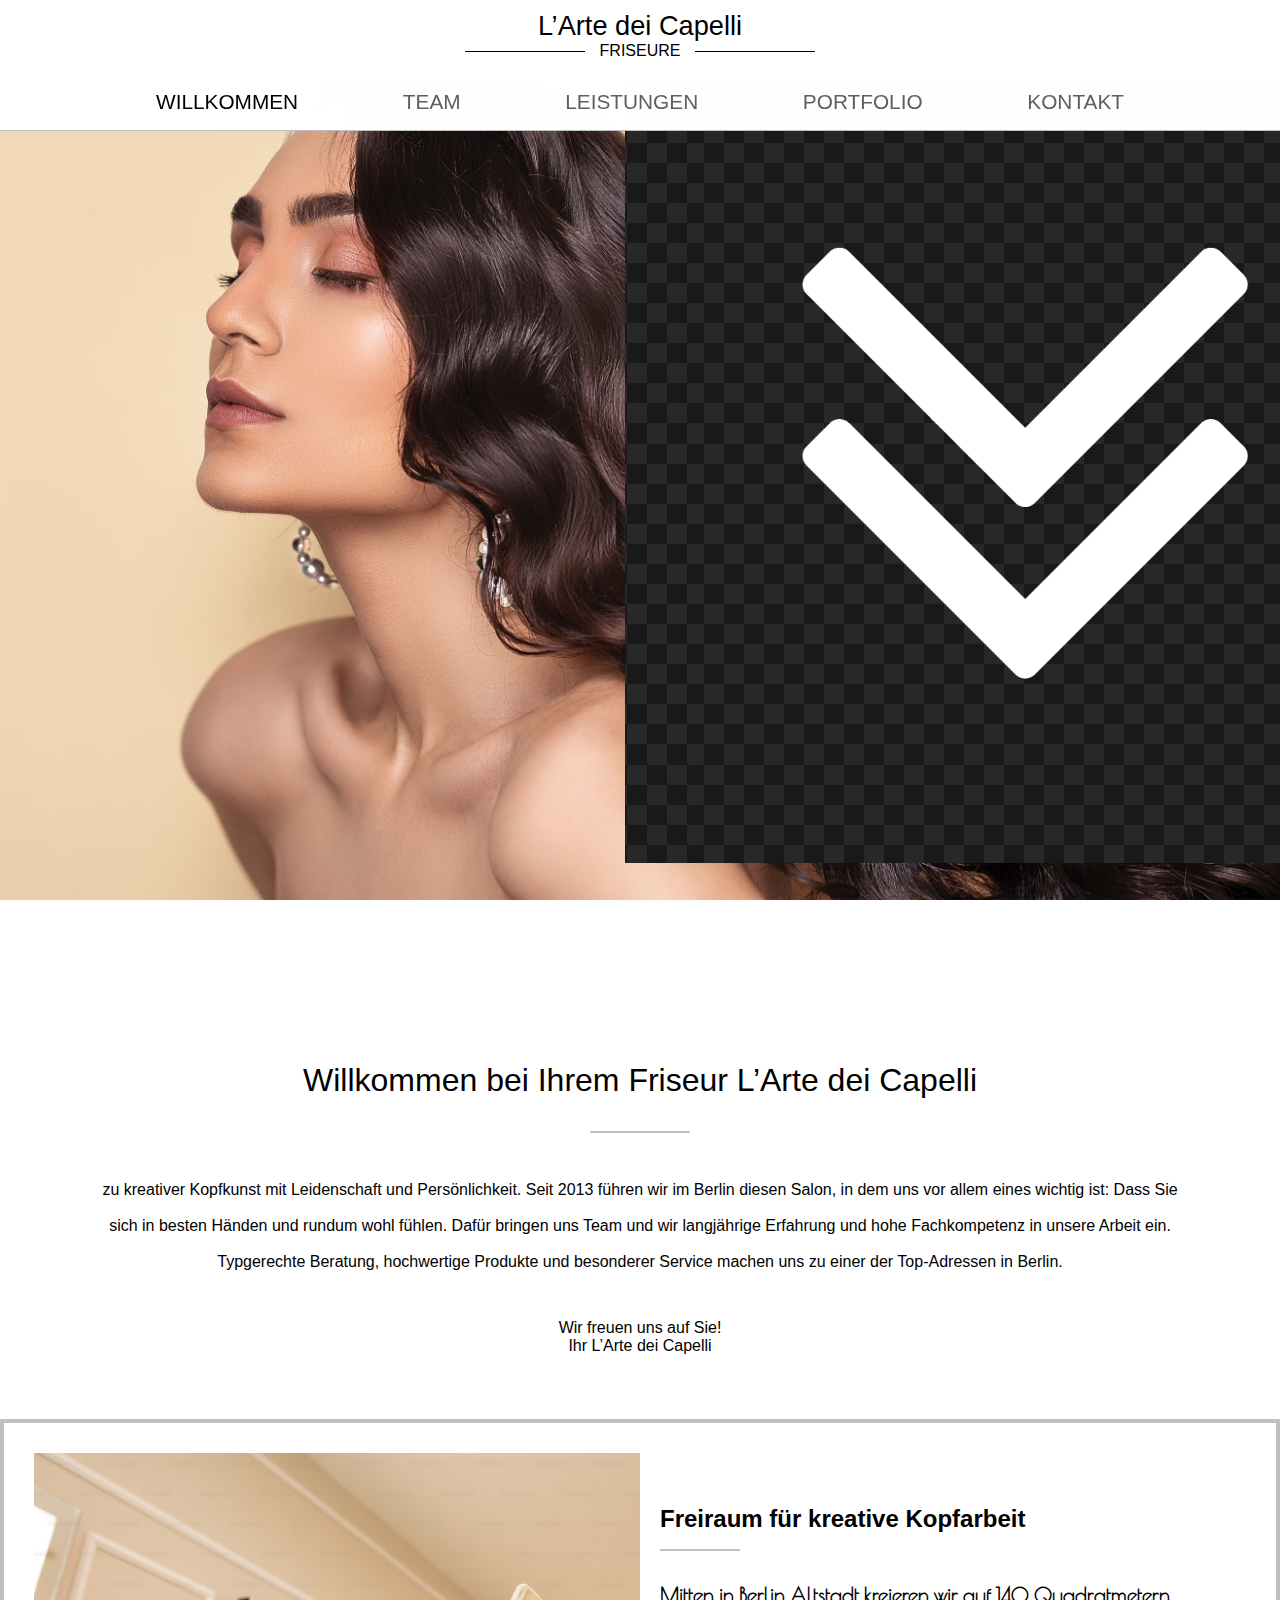
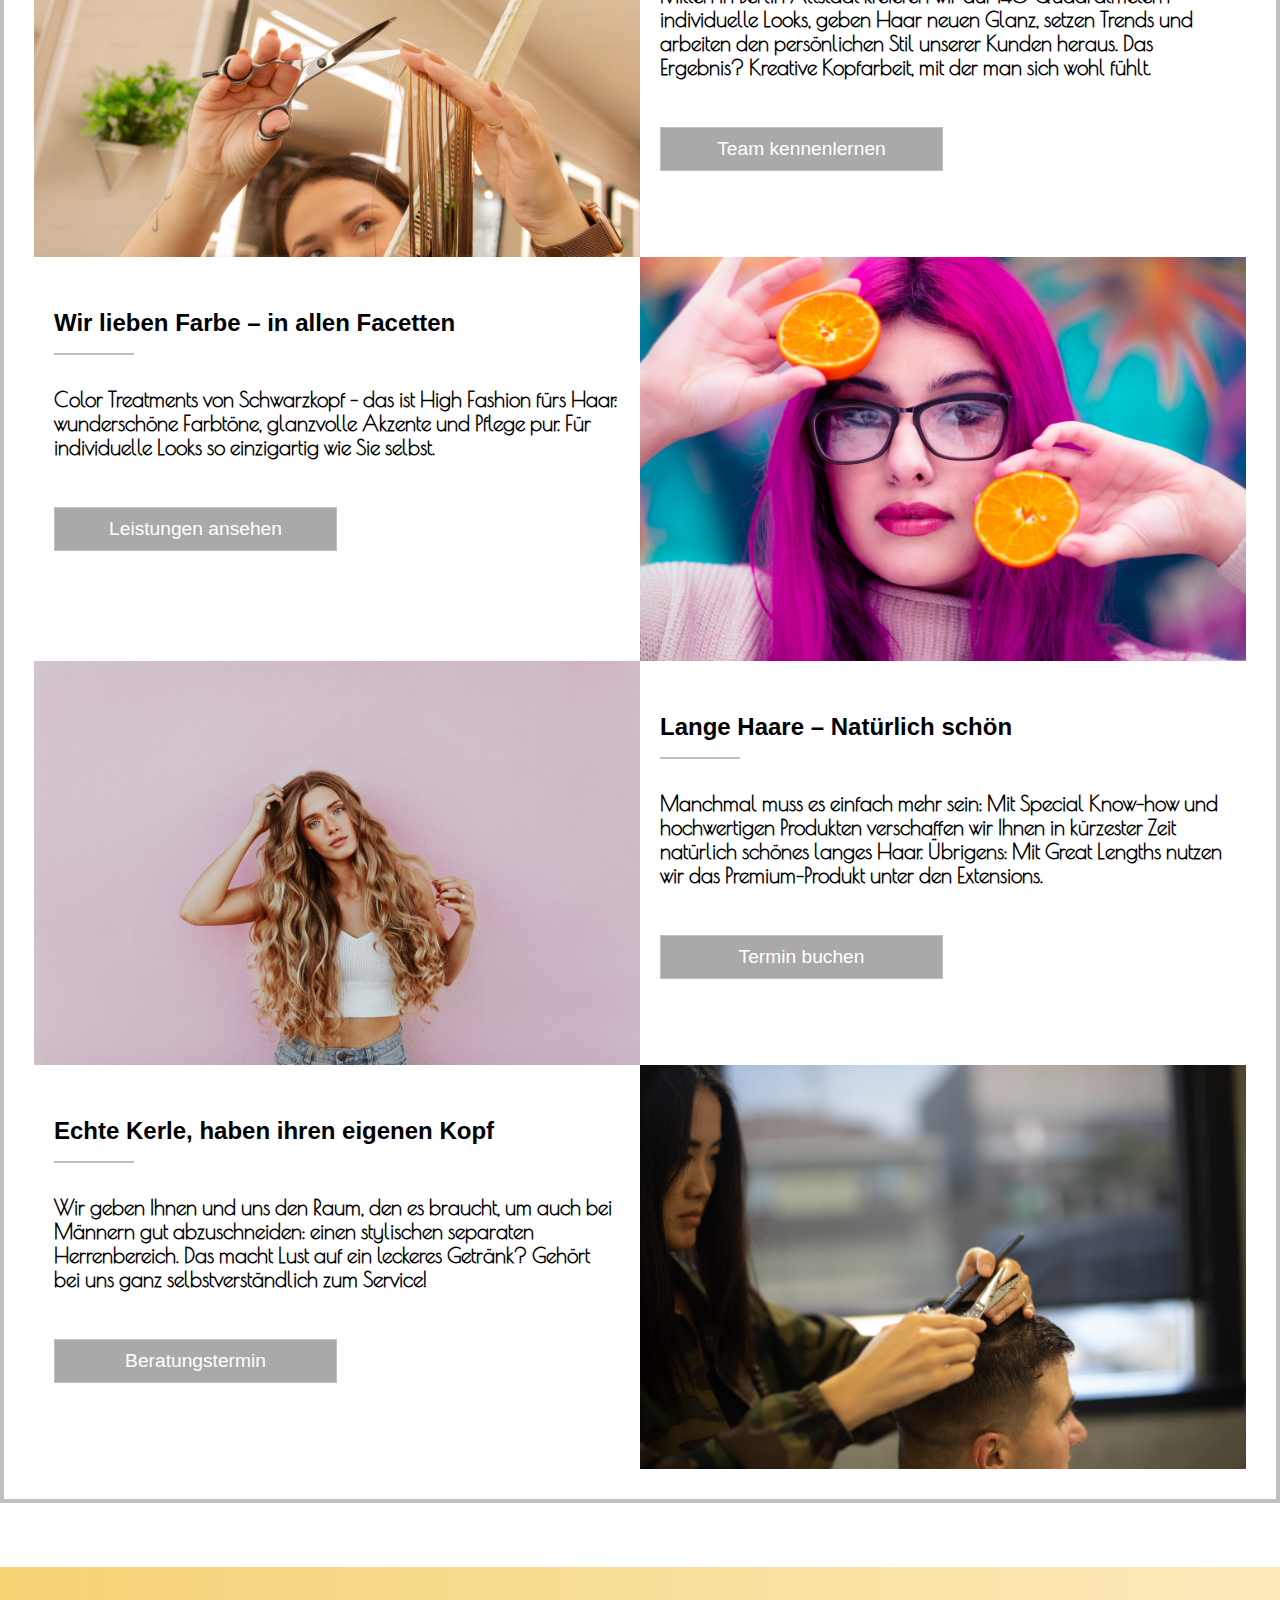
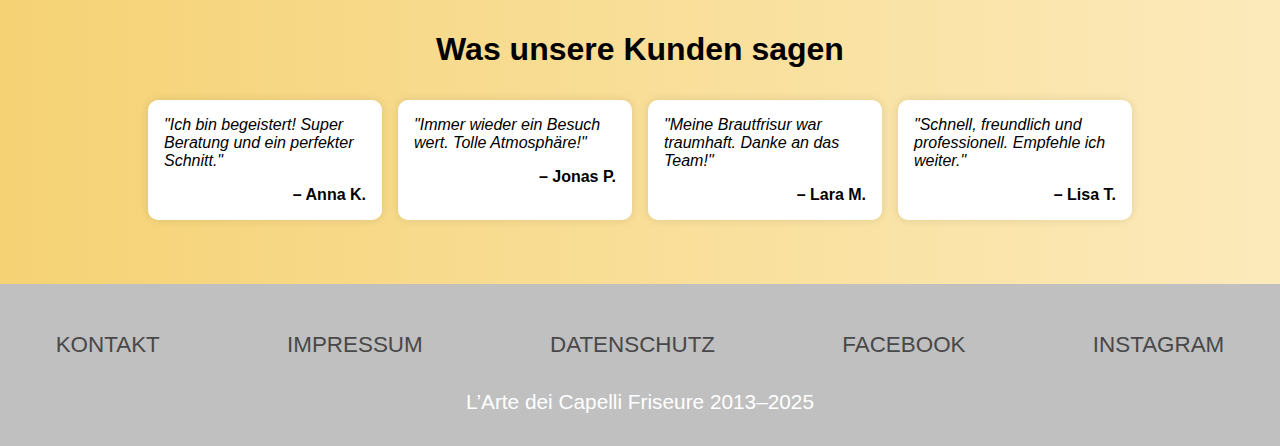
<file: index.html>
<!DOCTYPE html>
<html lang="de">
<head>
  <meta charset="UTF-8" />
  <meta name="viewport" content="width=device-width, initial-scale=1" />
  <!-- link zu schtiftart -->
   <link rel="preconnect" href="https://fonts.googleapis.com">
<link rel="preconnect" href="https://fonts.gstatic.com" crossorigin>
<link href="https://fonts.googleapis.com/css2?family=DM+Serif+Text:ital@0;1&family=Lexend:wght@100..900&family=Poiret+One&family=Roboto:ital,wght@0,100..900;1,100..900&family=Zain:ital,wght@0,200;0,300;0,400;0,700;0,800;0,900;1,300;1,400&display=swap" rel="stylesheet">
    <link rel="preconnect" href="https://fonts.googleapis.com">
    <link rel="preconnect" href="https://fonts.gstatic.com" crossorigin>
    <link href="https://fonts.googleapis.com/css2?family=DM+Serif+Text:ital@0;1&family=Lexend:wght@100..900&family=Roboto:ital,wght@0,100..900;1,100..900&family=Zain:ital,wght@0,200;0,300;0,400;0,700;0,800;0,900;1,300;1,400&display=swap" rel="stylesheet">
  <!-- link zu icons -->
  <link rel="stylesheet" href="https://cdnjs.cloudflare.com/ajax/libs/font-awesome/6.4.0/css/all.min.css" />
  <!-- link zu styles -->
  <link rel="stylesheet" href="styles.css" />
  <title>L’Arte dei Capelli</title>
</head>
<body>
<header> 
    <h2><a href="index.html">L’Arte dei Capelli</a></h2> 
    <h3>FRISEURE</h3> 
</header> 
    <details class="mobile-menu medium"> 
        <summary> 
        <i class="fa-solid fa-bars"></i> 
        <i class="fa-solid fa-xmark"></i> 
    </summary> 
    <ul> 
        <li><a href="index.html">Willkommen</a></li> 
        <li><a href="team.html">Team</a></li> 
        <li><a href="leistungen.html">Leistungen</a></li> 
        <li><a href="portfolio.html">Portfolio</a></li> 
        <li><a href="kontakt.html">Kontakt</a></li> 
    </ul> 
</details> 
<details class="mobile-menu small"> 
    <summary class="toggle-button"> 
        <span class="toggle-text open"><i class="fa-solid fa-bars"></i> Navigation Öffnen</span> 
        <span class="toggle-text close"><i class="fa-solid fa-xmark"></i> Navigation Schließen</span> 
    </summary> 
    <ul> 
        <li><a href="index.html">Willkommen</a></li> 
        <li><a href="team.html">Team</a></li> 
        <li><a href="leistungen.html">Leistungen</a></li> 
        <li><a href="portfolio.html">Portfolio</a></li> 
        <li><a href="kontakt.html">Kontakt</a></li> 
    </ul> 
    </details>
<nav class="desktop-menu">
  <ul>
    <li><a href="index.html">Willkommen</a></li>
    <li><a href="team.html">Team</a></li>
    <li><a href="leistungen.html">Leistungen</a></li>
    <li><a href="portfolio.html">Portfolio</a></li>
    <li><a href="kontakt.html">Kontakt</a></li>
  </ul>
</nav>

<main>
    <section id="hero1">
    <h2>L’Arte dei Capelli - Schönheit Pur</h2>
    <p>Trendfrisuren, Farben, Schnitte und Haarpflege</p>
    <button><a href="kontakt.html">TERMIN BUCHEN</a></button>
    <a href="#hero2"><img src="/bilder/hero2_pfeile.png" alt="pfeile"></a>
</section>
<section id="hero2">
    <h1>Willkommen bei Ihrem Friseur L’Arte dei Capelli</h1>
    <hr>
    <p>zu kreativer Kopfkunst
        mit Leidenschaft und 
        Persönlichkeit. Seit 2013
        führen wir im Berlin diesen Salon, 
        in dem uns vor allem eines wichtig ist: 
        Dass Sie <br> <br> sich in besten  Händen und rundum wohl fühlen. 
        Dafür bringen uns Team und wir langjährige Erfahrung und hohe
        Fachkompetenz in unsere Arbeit ein. <br> <br>
        Typgerechte Beratung, hochwertige 
        Produkte und besonderer Service machen 
        uns zu einer der Top-Adressen in Berlin.
    </p>
    <p>Wir freuen uns auf Sie! 
        <br>Ihr  L’Arte dei Capelli
    </p>
    <article>
        <div class="box boxLeft">        
            <div>
            <h2>Freiraum für kreative Kopfarbeit</h2>
            <hr>
            <p>Mitten in Berlin Altstadt kreieren 
                wir auf 140 Quadratmetern individuelle Looks, 
                geben Haar neuen Glanz, setzen Trends und 
                arbeiten den persönlichen Stil unserer Kunden heraus. 
                Das Ergebnis? Kreative Kopfarbeit, 
                mit der man sich wohl fühlt.
            </p>
            <a href="team.html">Team kennenlernen</a>
            </div>
            <img src="bilder/index_box1.avif" alt="bilder1">
        </div>
         <div class="box">        
            <div>
            <h2>Wir lieben Farbe – in allen Facetten</h2>
            <hr>
            <p>Color Treatments von Schwarzkopf – 
                das ist High Fashion fürs Haar: 
                wunderschöne Farbtöne, glanzvolle 
                Akzente und Pflege pur. 
                Für individuelle Looks so einzigartig 
                wie Sie selbst.
            </p>
            <a href="leistungen.html">Leistungen ansehen</a>
            </div>
            <img src="bilder/index_box2.avif" alt="bilder2">
        </div>
         <div class="box boxLeft">        
            <div>
            <h2>Lange Haare – Natürlich schön</h2>
            <hr>
            <p>Manchmal muss es einfach mehr sein: 
                Mit Special Know-how und hochwertigen 
                Produkten verschaffen wir Ihnen in 
                kürzester Zeit natürlich schönes langes Haar. 
                Übrigens: Mit Great Lengths nutzen wir das 
                Premium-Produkt unter den Extensions.
            </p>
            <a href="kontakt.html">Termin buchen</a>
            </div>
            <img src="bilder/index_box3.avif" alt="bilder3">
        </div>
         <div class="box">        
            <div>
            <h2>Echte Kerle, haben ihren eigenen Kopf</h2>
            <hr>
            <p>Wir geben Ihnen und uns den Raum, den es braucht,
                um auch bei Männern gut abzuschneiden: 
                einen stylischen separaten Herrenbereich. 
                Das macht Lust auf ein leckeres Getränk? 
                Gehört bei uns ganz selbstverständlich zum Service!
            </p>
            <a href="kontakt.html">Beratungstermin</a>
            </div>
            <img src="bilder/index_box4.avif" alt="bilder4">
        </div>
    </article>
</section>
<section id="bewertungen" class="bewertungen-section">
  <h2>Was unsere Kunden sagen</h2>
  <div class="bewertungen-grid">
    <article class="bewertung">
      <p>"Ich bin begeistert! Super Beratung und ein perfekter Schnitt."</p>
      <span>– Anna K.</span>
    </article>
    <article class="bewertung">
      <p>"Immer wieder ein Besuch wert. Tolle Atmosphäre!"</p>
      <span>– Jonas P.</span>
    </article>
    <article class="bewertung">
      <p>"Meine Brautfrisur war traumhaft. Danke an das Team!"</p>
      <span>– Lara M.</span>
    </article>
    <article class="bewertung">
      <p>"Schnell, freundlich und professionell. Empfehle ich weiter."</p>
      <span>– Lisa T.</span>
    </article>
  </div>
</section>
</main>

<footer>
    <div> 
    <a href="kontakt.html">Kontakt</a>
    <a href="#">Impressum</a>
    <a href="#">Datenschutz</a>
    <a href="#">Facebook</a>
    <a href="#">Instagram</a>
</div>
    <p> L’Arte dei Capelli Friseure 2013–2025</p>
</footer>

</body>
</html>
</file>
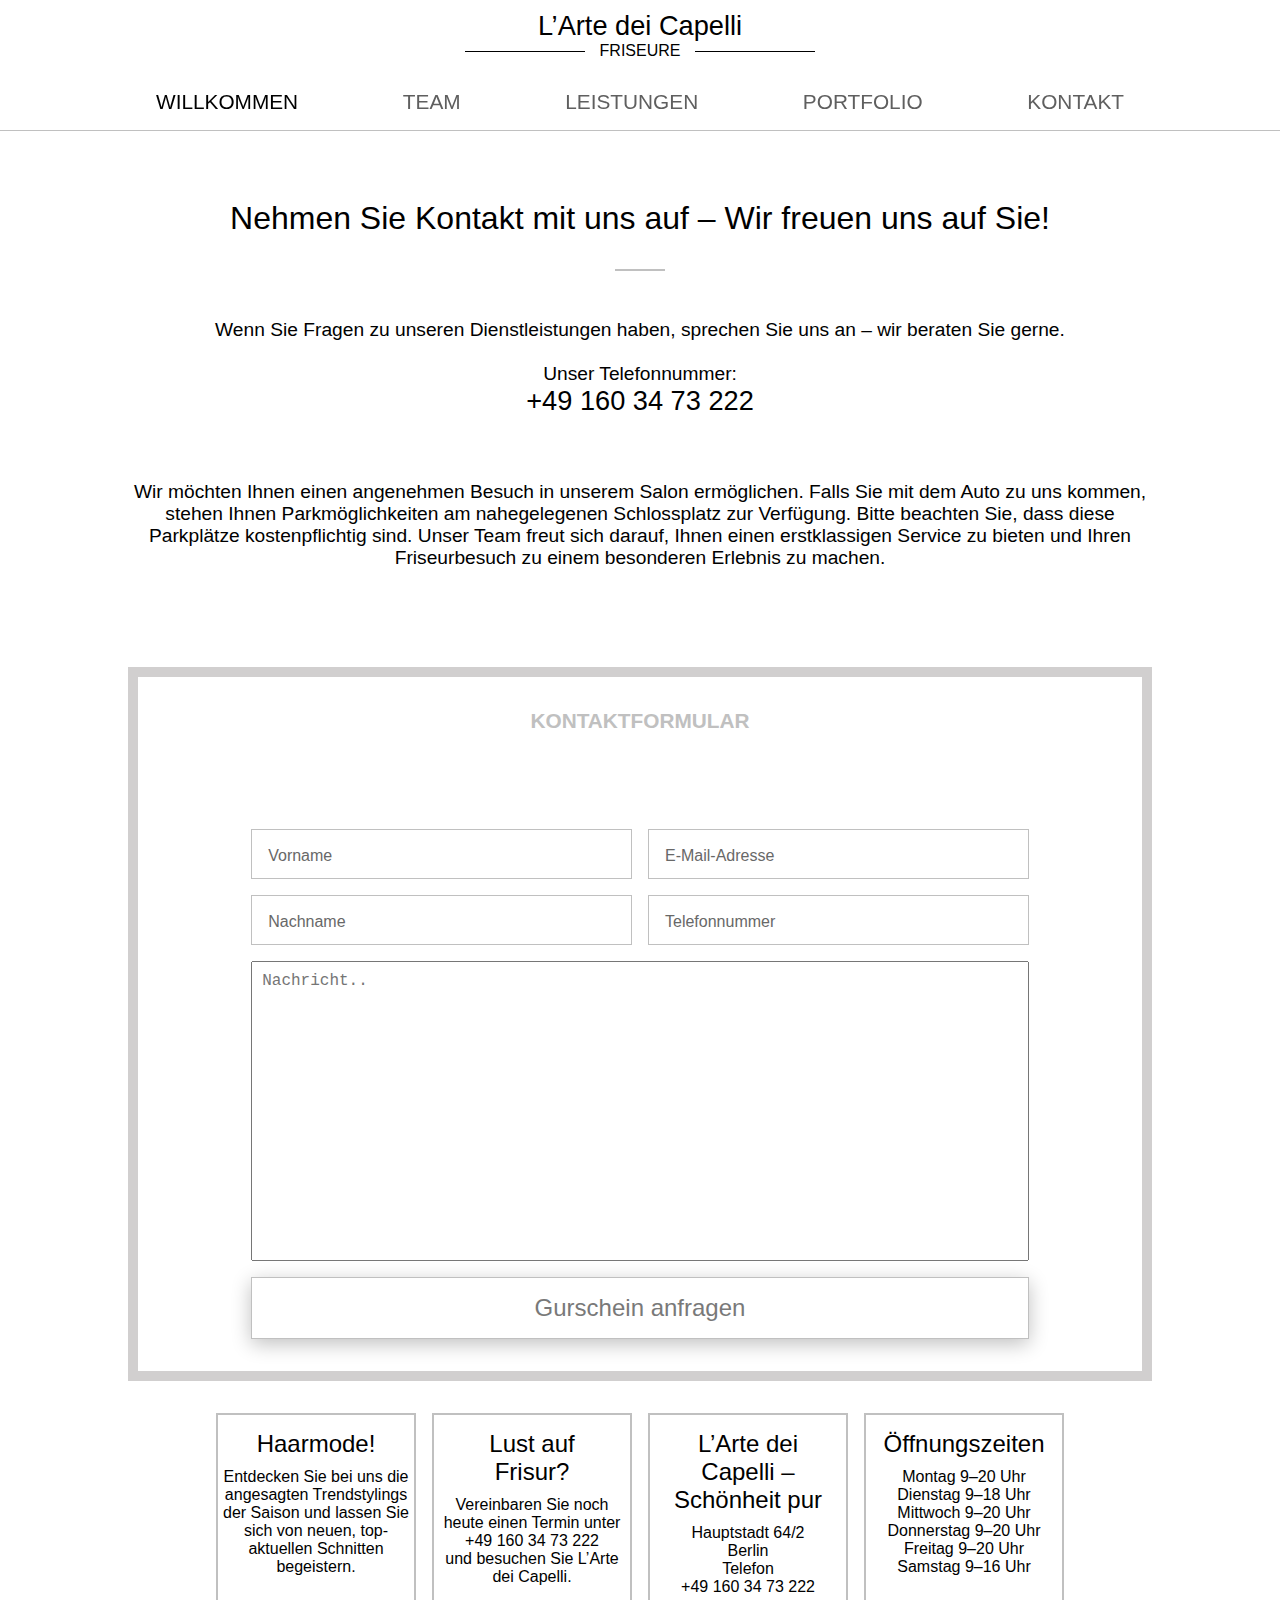
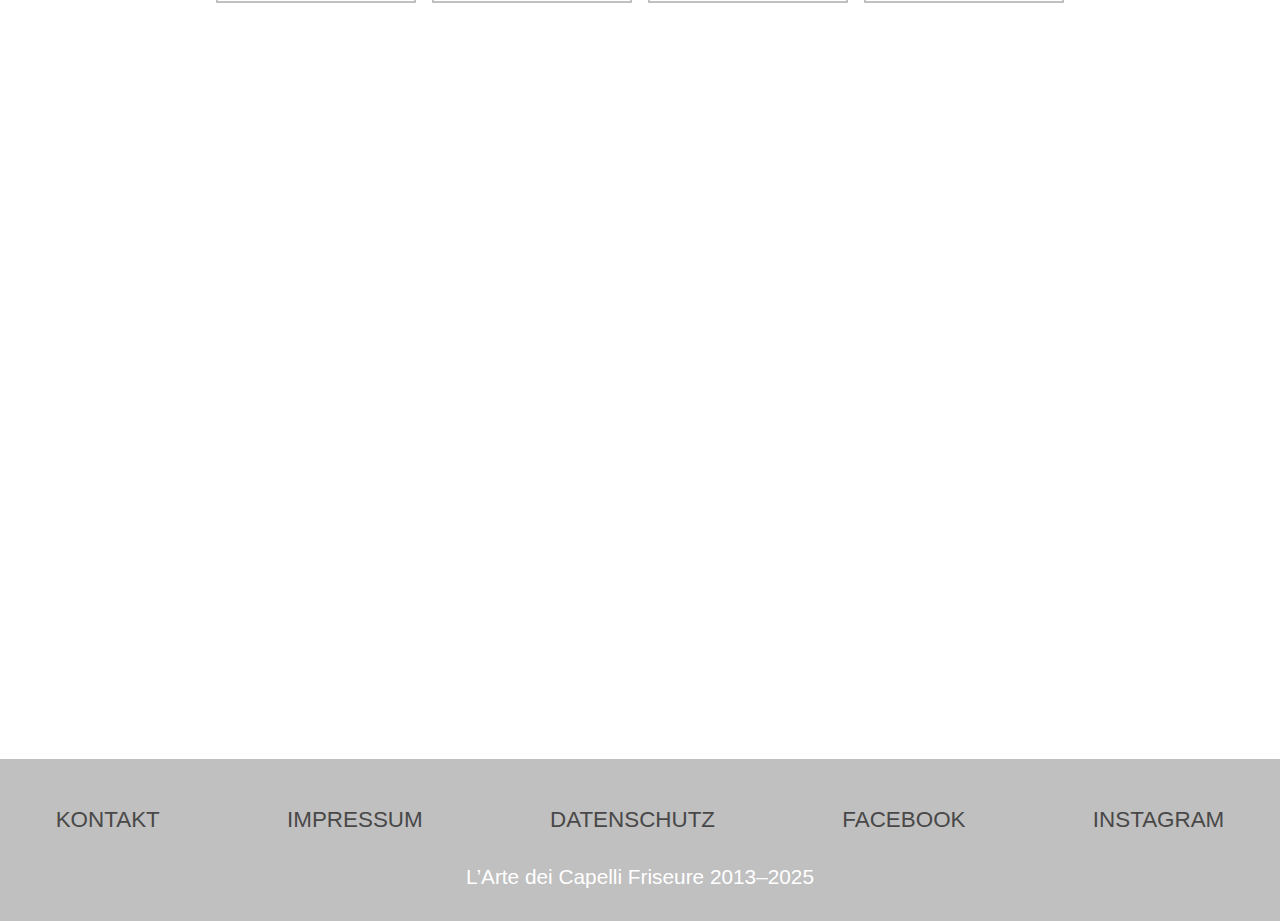
<file: kontakt.html>
<!DOCTYPE html>
<html lang="de">
<head>
  <meta charset="UTF-8" />
  <meta name="viewport" content="width=device-width, initial-scale=1" />
  <!-- link zu schtiftart -->
   <link rel="preconnect" href="https://fonts.googleapis.com">
<link rel="preconnect" href="https://fonts.gstatic.com" crossorigin>
<link href="https://fonts.googleapis.com/css2?family=DM+Serif+Text:ital@0;1&family=Lexend:wght@100..900&family=Poiret+One&family=Roboto:ital,wght@0,100..900;1,100..900&family=Zain:ital,wght@0,200;0,300;0,400;0,700;0,800;0,900;1,300;1,400&display=swap" rel="stylesheet">
    <link rel="preconnect" href="https://fonts.googleapis.com">
    <link rel="preconnect" href="https://fonts.gstatic.com" crossorigin>
    <link href="https://fonts.googleapis.com/css2?family=DM+Serif+Text:ital@0;1&family=Lexend:wght@100..900&family=Roboto:ital,wght@0,100..900;1,100..900&family=Zain:ital,wght@0,200;0,300;0,400;0,700;0,800;0,900;1,300;1,400&display=swap" rel="stylesheet">
  <!-- link zu icons -->
  <link rel="stylesheet" href="https://cdnjs.cloudflare.com/ajax/libs/font-awesome/6.4.0/css/all.min.css" />
  <!-- link zu styles -->
  <link rel="stylesheet" href="styles.css" />
  <title>L’Arte dei Capelli</title>
</head>
<body>
<header> 
    <h2><a href="index.html">L’Arte dei Capelli</a></h2> 
    <h3>FRISEURE</h3> 
</header> 
    <details class="mobile-menu medium"> 
        <summary> 
        <i class="fa-solid fa-bars"></i> 
        <i class="fa-solid fa-xmark"></i> 
    </summary> 
    <ul> 
        <li><a href="index.html">Willkommen</a></li> 
        <li><a href="team.html">Team</a></li> 
        <li><a href="leistungen.html">Leistungen</a></li> 
        <li><a href="portfolio.html">Portfolio</a></li> 
        <li><a href="kontakt.html">Kontakt</a></li> 
    </ul> 
</details> 
<details class="mobile-menu small"> 
    <summary class="toggle-button"> 
        <span class="toggle-text open"><i class="fa-solid fa-bars"></i> Navigation Öffnen</span> 
        <span class="toggle-text close"><i class="fa-solid fa-xmark"></i> Navigation Schließen</span> 
    </summary> 
    <ul> 
        <li><a href="index.html">Willkommen</a></li> 
        <li><a href="team.html">Team</a></li> 
        <li><a href="leistungen.html">Leistungen</a></li> 
        <li><a href="portfolio.html">Portfolio</a></li> 
        <li><a href="kontakt.html">Kontakt</a></li> 
    </ul> 
    </details>
<nav class="desktop-menu">
  <ul>
    <li><a href="index.html">Willkommen</a></li>
    <li><a href="team.html">Team</a></li>
    <li><a href="leistungen.html">Leistungen</a></li>
    <li><a href="portfolio.html">Portfolio</a></li>
    <li><a href="kontakt.html">Kontakt</a></li>
  </ul>
</nav>
<main>
    <section class="kontakt">
        <article>
            <h1>Nehmen Sie Kontakt mit uns auf – Wir freuen uns auf Sie!</h1>
            <hr>
            <p>Wenn Sie Fragen zu unseren Dienstleistungen haben, sprechen Sie uns an – wir beraten Sie gerne.
                <br> <br>Unser Telefonnummer: <br> <strong><a href="+491603473222">+49 160 34 73 222</a> </strong> 
            </p>
            <p>Wir möchten Ihnen einen angenehmen 
                Besuch in unserem Salon ermöglichen. 
                Falls Sie mit dem Auto zu uns kommen, 
                stehen Ihnen Parkmöglichkeiten am 
                nahegelegenen Schlossplatz zur Verfügung. 
                Bitte beachten Sie, dass diese Parkplätze 
                kostenpflichtig sind. Unser Team freut sich 
                darauf, Ihnen einen erstklassigen Service 
                zu bieten und Ihren Friseurbesuch zu 
                einem besonderen Erlebnis zu machen.</p>
        </article>
        <article>
            <form action="#" method="post">
                <h4>Kontaktformular</h4>
        <span>
        <span> 
            <input type="text" name="vorname" placeholder="Vorname" required>
            <input type="text" name="nachname" placeholder="Nachname" required>
        </span>
        <span>
            <input type="email"name="email" placeholder="E-Mail-Adresse" required>
            <input type="phone" name="telefon" pattern="[0-9+ ]{6,}" placeholder="Telefonnummer " required>
        </span>
        </span>
    <textarea placeholder="Nachricht.."></textarea>
    <button class="senden" type="submit">Gurschein anfragen</button>
        </form>
    </article>
   <div class="kontakt-link"> 
    
         <span> 
            <h2>Haarmode!</h2> 
            <p>Entdecken Sie bei uns die 
                angesagten Trendstylings der 
                Saison und lassen Sie sich von 
                neuen, top-aktuellen 
                Schnitten begeistern.
            </p> 
        </span> 
        
       
        <span> 
            <h2>Lust auf Frisur?</h2> 
            <p>Vereinbaren Sie noch 
                heute einen Termin unter <br>
                +49 160 34 73 222 <br> und besuchen 
                Sie L’Arte dei Capelli.
            </p> 
        </span> 

        <span> 
            <h2>L’Arte dei Capelli – 
                Schönheit pur</h2> 
            <p>Hauptstadt 64/2<br>Berlin<br>
                Telefon <br> +49 160 34 73 222
            </p> 
            </span> 

            <span> 
                <h2>Öffnungszeiten</h2> 
                <p>Montag 9–20 Uhr<br>
                    Dienstag 9–18 Uhr<br>
                    Mittwoch 9–20 Uhr<br>
                    Donnerstag 9–20 Uhr<br>
                    Freitag 9–20 Uhr<br>
                    Samstag 9–16 Uhr
                </p> 
            </span> 
    </div>
        
        <div>
            <iframe src="https://www.google.com/maps/embed?pb=!1m18!1m12!1m3!1d310844.3629184635!2d13.095098367872156!3d52.50680416592292!2m3!1f0!2f0!3f0!3m2!1i1024!2i768!4f13.1!3m3!1m2!1s0x47a84e373f035901%3A0x42120465b5e3b70!2sBerlin!5e0!3m2!1sde!2sde!4v1748713272203!5m2!1sde!2sde" width="600" height="450" style="border:0;" allowfullscreen="" loading="lazy" referrerpolicy="no-referrer-when-downgrade"></iframe>
        </div>
    </section>
</main>

<footer>
    <div> 
    <a href="#">Kontakt</a>
    <a href="#">Impressum</a>
    <a href="#">Datenschutz</a>
    <a href="#">Facebook</a>
    <a href="#">Instagram</a>
</div>
    <p> L’Arte dei Capelli Friseure 2013–2025</p>
</footer>
</body>
</html>
</file>
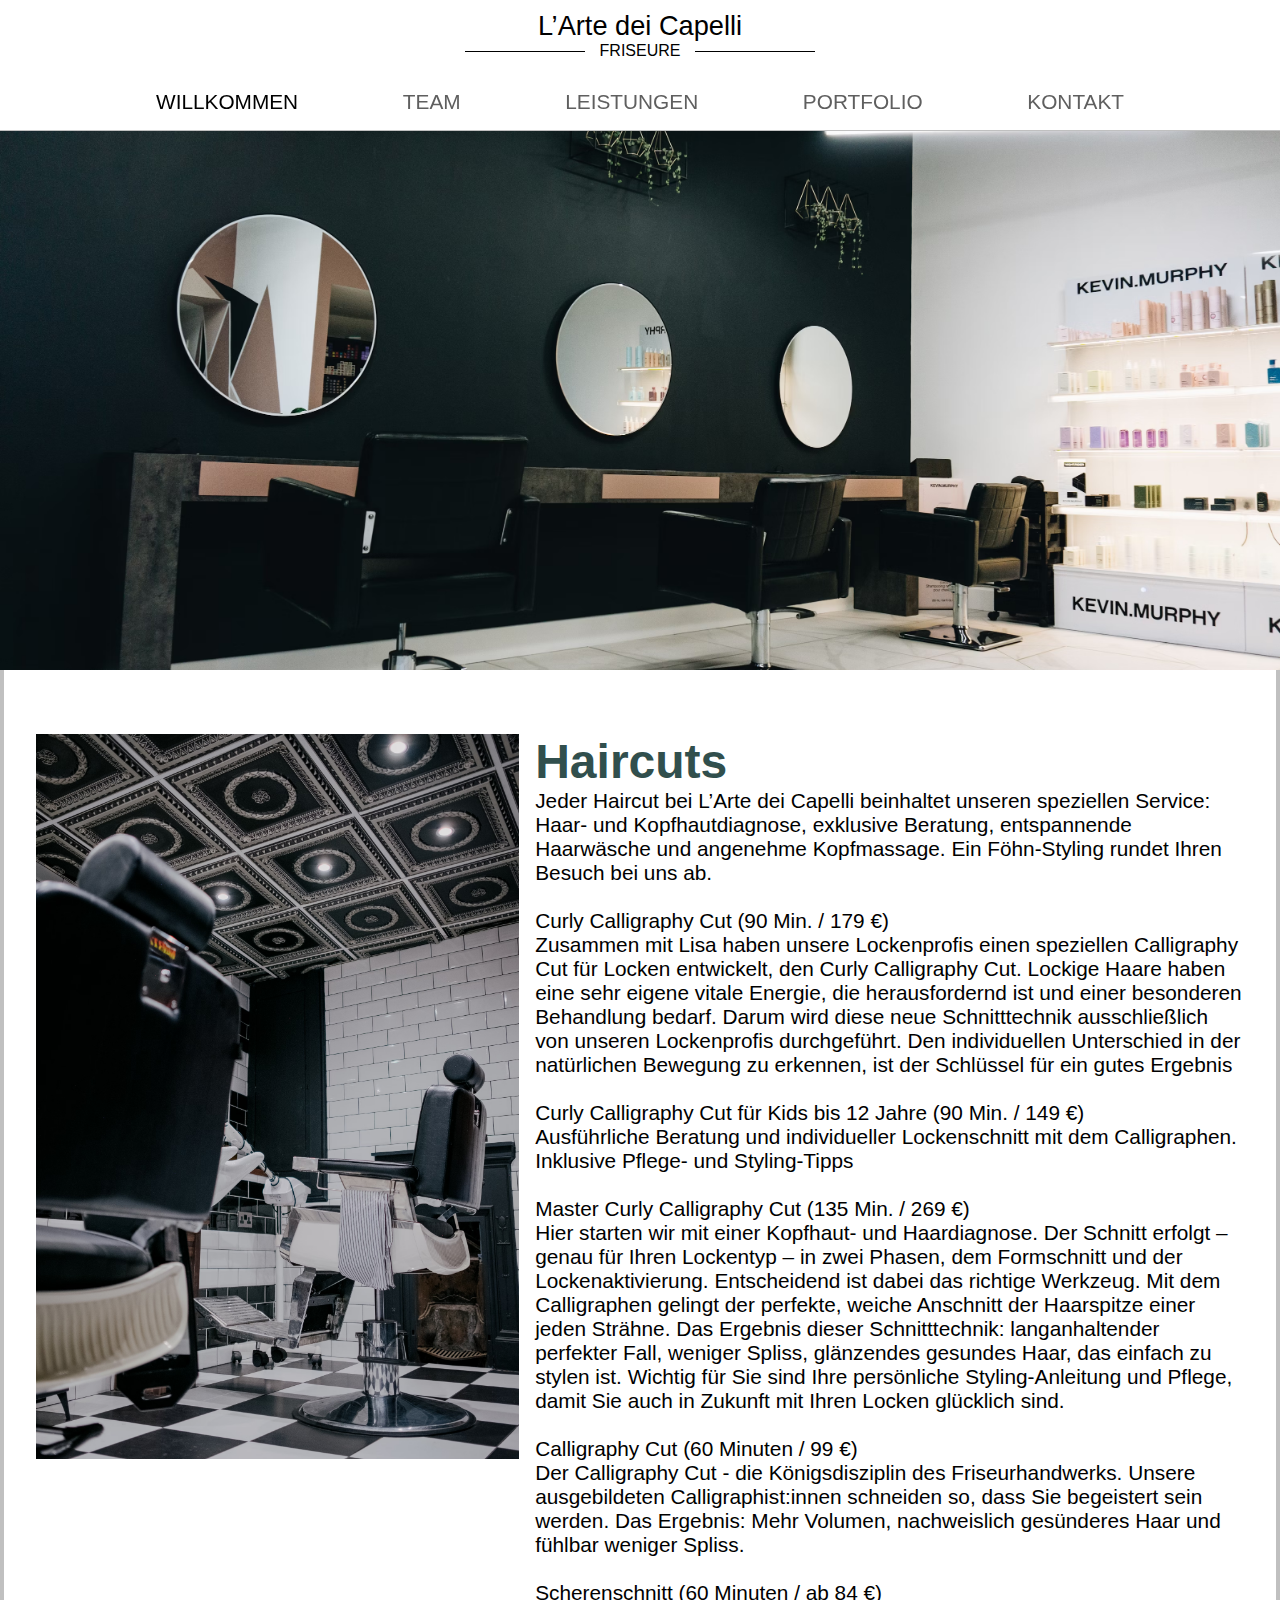
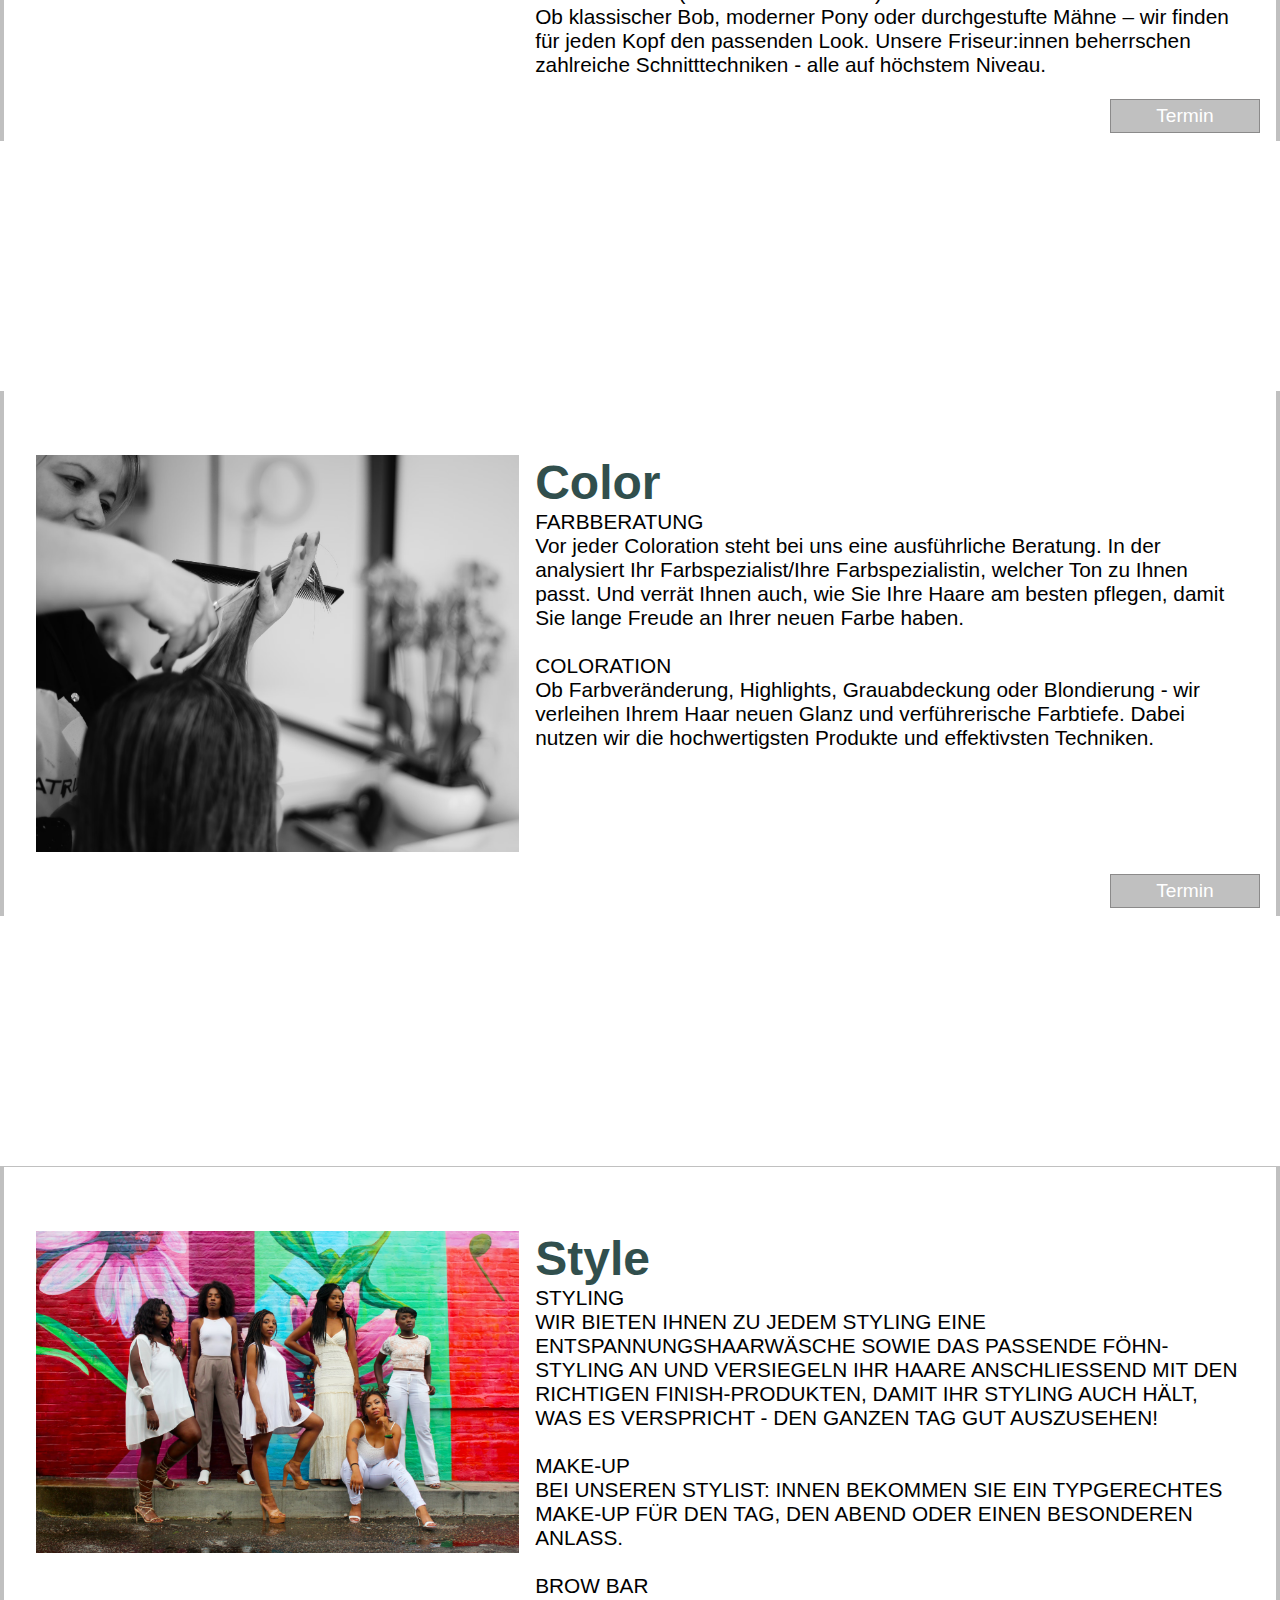
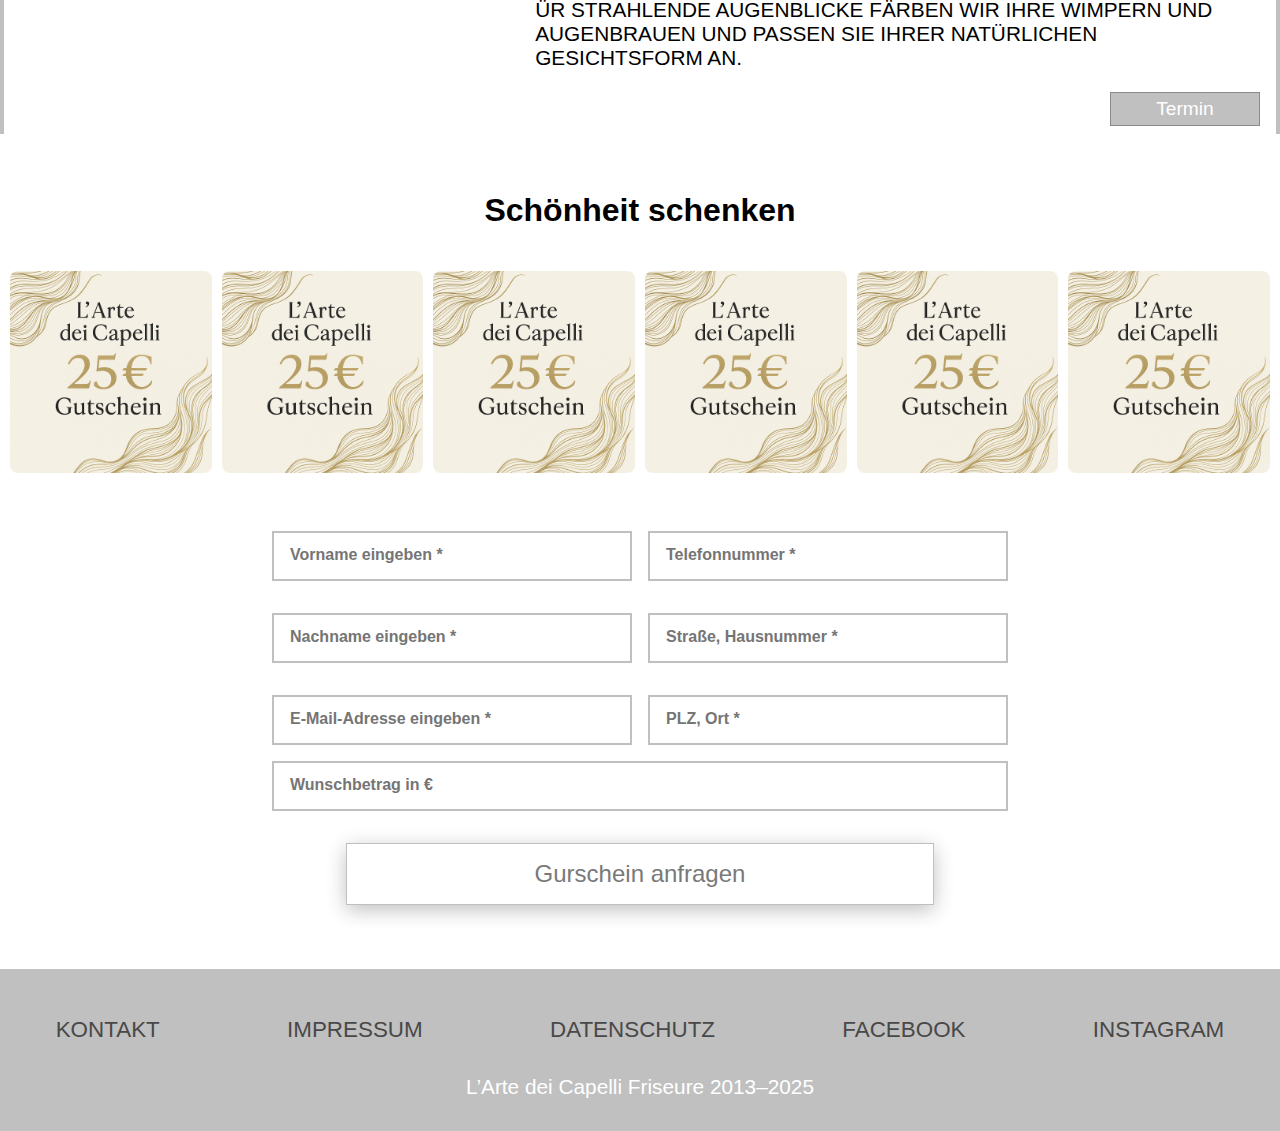
<file: leistungen.html>
<!DOCTYPE html>
<html lang="de">
<head>
  <meta charset="UTF-8" />
  <meta name="viewport" content="width=device-width, initial-scale=1" />
  <!-- link zu schtiftart -->
   <link rel="preconnect" href="https://fonts.googleapis.com">
<link rel="preconnect" href="https://fonts.gstatic.com" crossorigin>
<link href="https://fonts.googleapis.com/css2?family=DM+Serif+Text:ital@0;1&family=Lexend:wght@100..900&family=Poiret+One&family=Roboto:ital,wght@0,100..900;1,100..900&family=Zain:ital,wght@0,200;0,300;0,400;0,700;0,800;0,900;1,300;1,400&display=swap" rel="stylesheet">
    <link rel="preconnect" href="https://fonts.googleapis.com">
    <link rel="preconnect" href="https://fonts.gstatic.com" crossorigin>
    <link href="https://fonts.googleapis.com/css2?family=DM+Serif+Text:ital@0;1&family=Lexend:wght@100..900&family=Roboto:ital,wght@0,100..900;1,100..900&family=Zain:ital,wght@0,200;0,300;0,400;0,700;0,800;0,900;1,300;1,400&display=swap" rel="stylesheet">
  <!-- link zu icons -->
  <link rel="stylesheet" href="https://cdnjs.cloudflare.com/ajax/libs/font-awesome/6.4.0/css/all.min.css" />
  <!-- link zu styles -->
  <link rel="stylesheet" href="styles.css" />
  <title>L’Arte dei Capelli</title>
</head>
<body>
<header> 
    <h2><a href="index.html">L’Arte dei Capelli</a></h2> 
    <h3>FRISEURE</h3> 
</header> 
    <details class="mobile-menu medium"> 
        <summary> 
        <i class="fa-solid fa-bars"></i> 
        <i class="fa-solid fa-xmark"></i> 
    </summary> 
    <ul> 
        <li><a href="index.html">Willkommen</a></li> 
        <li><a href="team.html">Team</a></li> 
        <li><a href="leistungen.html">Leistungen</a></li> 
        <li><a href="portfolio.html">Portfolio</a></li> 
        <li><a href="kontakt.html">Kontakt</a></li> 
    </ul> 
</details> 
<details class="mobile-menu small"> 
    <summary class="toggle-button"> 
        <span class="toggle-text open"><i class="fa-solid fa-bars"></i> Navigation Öffnen</span> 
        <span class="toggle-text close"><i class="fa-solid fa-xmark"></i> Navigation Schließen</span> 
    </summary> 
    <ul> 
        <li><a href="index.html">Willkommen</a></li> 
        <li><a href="team.html">Team</a></li> 
        <li><a href="leistungen.html">Leistungen</a></li> 
        <li><a href="portfolio.html">Portfolio</a></li> 
        <li><a href="kontakt.html">Kontakt</a></li> 
    </ul> 
    </details>
<nav class="desktop-menu">
  <ul>
    <li><a href="index.html">Willkommen</a></li>
    <li><a href="team.html">Team</a></li>
    <li><a href="leistungen.html">Leistungen</a></li>
    <li><a href="portfolio.html">Portfolio</a></li>
    <li><a href="kontakt.html">Kontakt</a></li>
  </ul>
</nav>

<main>
    
<section class="leistungen">
    <div><!-- hintergrund durch css --></div>
    <article>
            <img src="bilder/leistungen_bild1.avif" alt="salon">
        <div>
            <h3>Haircuts</h3>
            <p>Jeder Haircut bei L’Arte dei Capelli beinhaltet unseren speziellen Service: 
                Haar- und Kopfhautdiagnose, 
                exklusive Beratung, entspannende 
                Haarwäsche und angenehme Kopfmassage. 
                Ein Föhn-Styling  rundet Ihren Besuch bei uns ab.
            <br> <br><strong>Curly Calligraphy Cut (90 Min. / 179 €)</strong>
            <br>Zusammen mit Lisa 
            haben unsere Lockenprofis 
            einen speziellen Calligraphy 
            Cut für Locken entwickelt, 
            den Curly Calligraphy Cut. 
            Lockige Haare haben eine sehr 
            eigene vitale Energie, 
            die herausfordernd ist 
            und einer besonderen Behandlung 
            bedarf. Darum wird diese neue 
            Schnitttechnik ausschließlich 
            von unseren Lockenprofis durchgeführt. 
            Den individuellen Unterschied in der 
            natürlichen Bewegung zu erkennen, 
            ist der Schlüssel für ein 
            gutes Ergebnis
            <br> <br><strong>Curly Calligraphy Cut für Kids bis 12 Jahre (90 Min. / 149 €)</strong>
            <br> Ausführliche Beratung und individueller 
            Lockenschnitt mit dem Calligraphen. 
            Inklusive Pflege- und Styling-Tipps
            <br><br> <strong>Master Curly Calligraphy Cut (135 Min. / 269 €)</strong>
            <br>Hier starten wir mit einer Kopfhaut- 
            und Haardiagnose. 
            Der Schnitt erfolgt – 
            genau für Ihren Lockentyp – 
            in zwei Phasen, dem Formschnitt 
            und der Lockenaktivierung. 
            Entscheidend ist dabei das richtige 
            Werkzeug. Mit dem Calligraphen 
            gelingt der perfekte, weiche 
            Anschnitt der Haarspitze einer 
            jeden Strähne. Das Ergebnis dieser 
            Schnitttechnik: langanhaltender 
            perfekter Fall, weniger Spliss, 
            glänzendes gesundes Haar, 
            das einfach zu stylen ist. 
            Wichtig für Sie sind Ihre persönliche 
            Styling-Anleitung und Pflege, 
            damit Sie auch in Zukunft mit 
            Ihren Locken glücklich sind.
            <br><br><strong>Calligraphy Cut (60 Minuten / 99 €)</strong>
            <br>Der Calligraphy Cut - 
            die Königsdisziplin des Friseurhandwerks. 
            Unsere ausgebildeten Calligraphist:innen 
            schneiden so, dass Sie begeistert 
            sein werden. Das Ergebnis: Mehr 
            Volumen, nachweislich gesünderes 
            Haar und fühlbar weniger Spliss.
            <br><br> <strong>Scherenschnitt (60 Minuten / ab 84 €)</strong>
            <br>Ob klassischer Bob, 
            moderner Pony oder durchgestufte Mähne – 
            wir finden für jeden Kopf den passenden 
            Look. Unsere Friseur:innen 
            beherrschen zahlreiche Schnitttechniken
            - alle auf höchstem Niveau. 
        </p>
        <a href="kontakt.html">Termin</a>
    </div>    
    </article>
    <div class="spacer-image" style="background-image: url('bilder/leistungen_bild2.avif');">
    </div>
    <article>
            <img src="bilder/leistungen_bild3.avif" alt="salon">
        <div>
            <h3>Color</h3>
            <p>
                <strong>FARBBERATUNG</strong>
                <br>Vor jeder Coloration steht
                bei uns eine ausführliche Beratung. 
                In der analysiert Ihr Farbspezialist/Ihre 
                Farbspezialistin, welcher 
                Ton zu Ihnen passt. 
                Und verrät Ihnen auch, 
                wie Sie Ihre Haare am besten pflegen, 
                damit Sie lange Freude an 
                Ihrer neuen Farbe haben.
                <br><br><strong>COLORATION</strong>
                <br>Ob Farbveränderung, 
                Highlights, Grauabdeckung 
                oder Blondierung - 
                wir verleihen Ihrem Haar neuen 
                Glanz und verführerische Farbtiefe. 
                Dabei nutzen wir die hochwertigsten 
                Produkte und effektivsten Techniken.
            </p>
        <a href="kontakt.html">Termin</a>
    </div>    
    </article>
    <div class="spacer-image" style="background-image: url('bilder/leistungen_von2.avif');">
    </div>
    <article>
            <img src="bilder/leistungen_bild4.avif" alt="">
        <div>
            <h3>Style</h3>
            <p>
                <strong>STYLING</strong>
                <br>Wir bieten Ihnen zu jedem Styling
                eine Entspannungshaarwäsche sowie das 
                passende Föhn-Styling an und versiegeln 
                Ihr Haare anschließend mit den richtigen 
                Finish-Produkten, damit Ihr Styling 
                auch hält, was es verspricht - den 
                ganzen Tag gut auszusehen!
                <br><br><strong>MAKE-UP</strong>
                <br>Bei unseren Stylist:
                innen bekommen Sie ein typgerechtes 
                Make-Up für den Tag, den 
                Abend oder einen besonderen Anlass.
                <br><br><strong>BROW BAR</strong>
                <br>ür strahlende Augenblicke 
                färben wir Ihre Wimpern und 
                Augenbrauen und passen sie Ihrer 
                natürlichen Gesichtsform an.
            </p>
        <a href="kontakt.html">Termin</a>
    </div>    
    </article>
</section>

<section  class="gutschein">
    <h2>Schönheit schenken</h2> 
    <img src="bilder/gutschein.png" alt="gutschein 1">
    <img src="bilder/gutschein.png" alt="gutschein 1">
    <img src="bilder/gutschein.png" alt="gutschein 1">
    <img src="bilder/gutschein.png" alt="gutschein 1">
    <img src="bilder/gutschein.png" alt="gutschein 1">
    <img src="bilder/gutschein.png" alt="gutschein 1">

</section>
<section class="gut-form">
    <form action="#" method="post">
        <span>
        <span> 
            <input type="text" name="vorname" placeholder="Vorname eingeben *" required>
            <input type="text" name="nachname" placeholder="Nachname eingeben *" required>
            <input type="email"name="email" placeholder="E-Mail-Adresse eingeben *" required>
        </span>
        <span>
            <input type="phone" name="telefon" pattern="[0-9+ ]{6,}" placeholder="Telefonnummer *" required>
            <input type="text" name="adresse" placeholder="Straße, Hausnummer *">
            <input type="text" name="plz" placeholder="PLZ, Ort *">
        </span>
        </span>
    <input type="text" name="price" placeholder="Wunschbetrag in €">
    <button class="senden" type="submit">Gurschein anfragen</button>
    </form>
</section>

</main>

<footer>
    <div> 
    <a href="#">Kontakt</a>
    <a href="#">Impressum</a>
    <a href="#">Datenschutz</a>
    <a href="#">Facebook</a>
    <a href="#">Instagram</a>
</div>
    <p> L’Arte dei Capelli Friseure 2013–2025</p>
</footer>

</body>
</html>
</file>
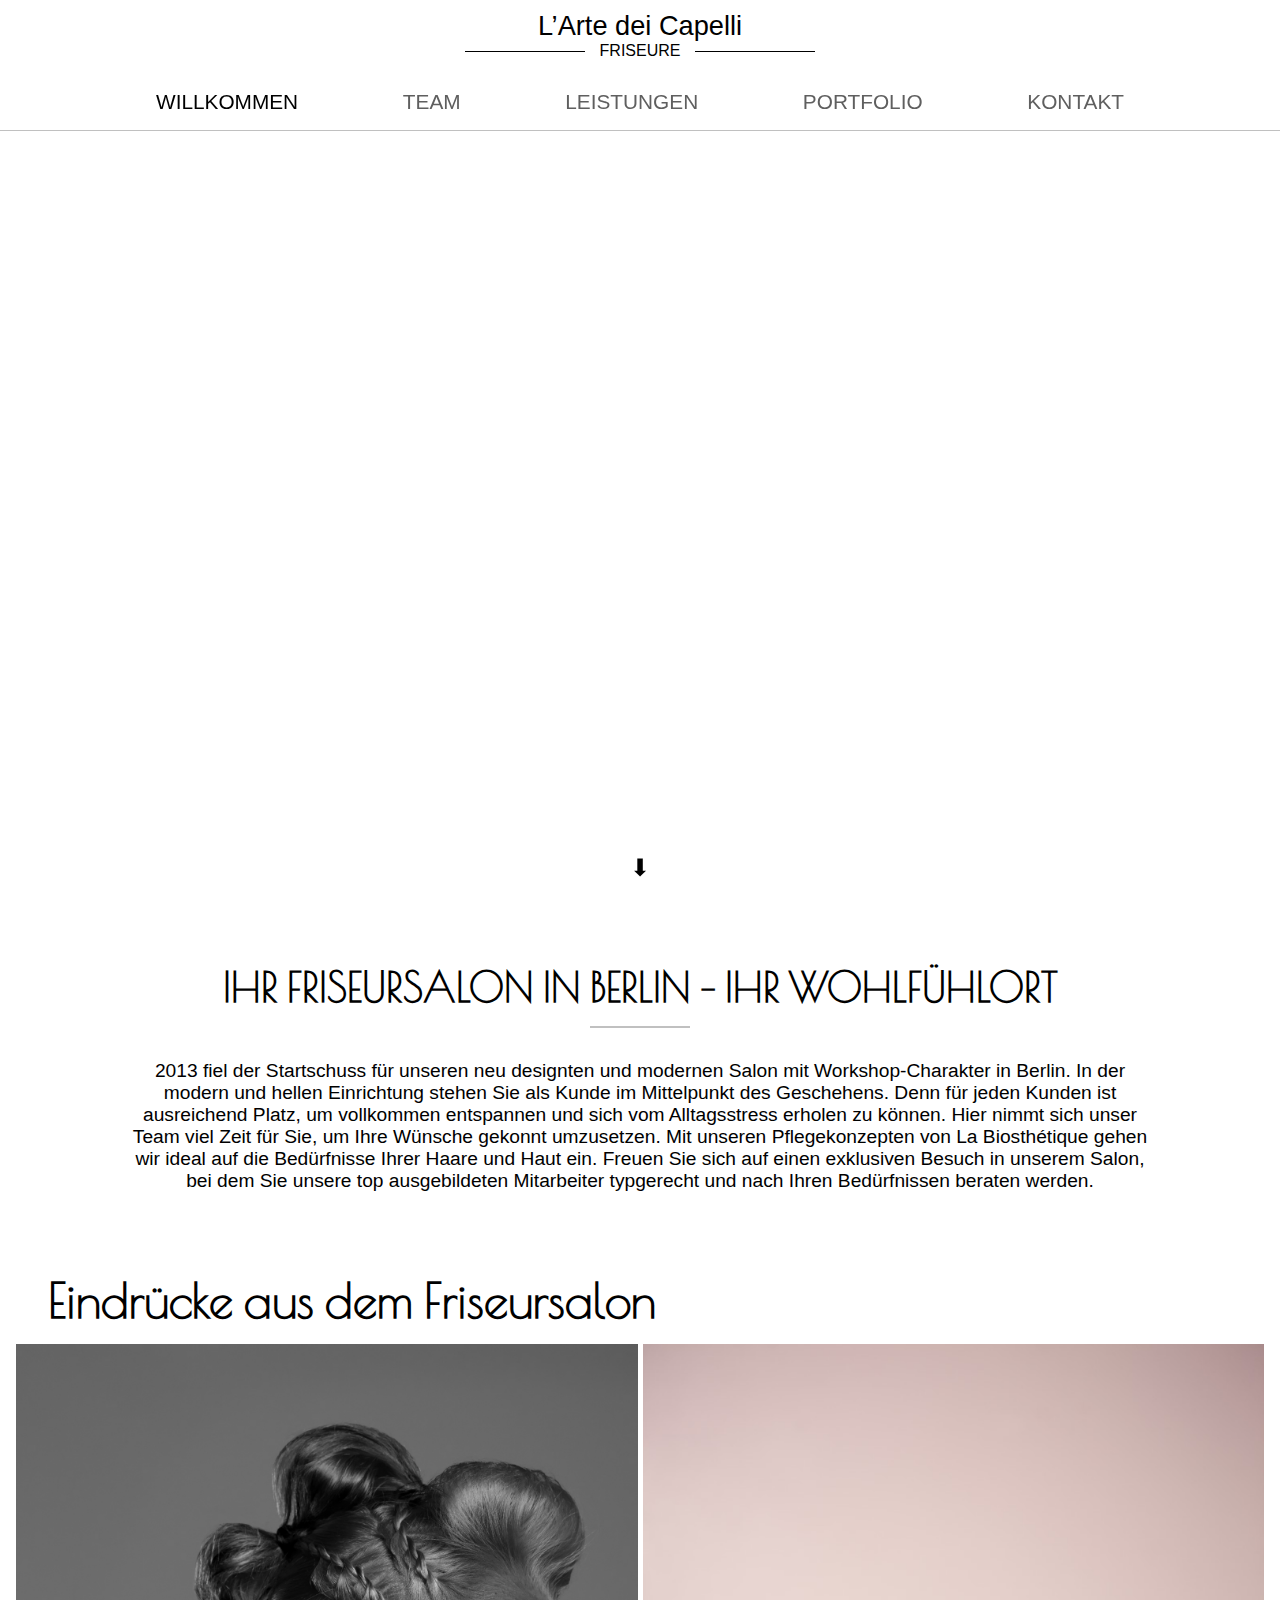
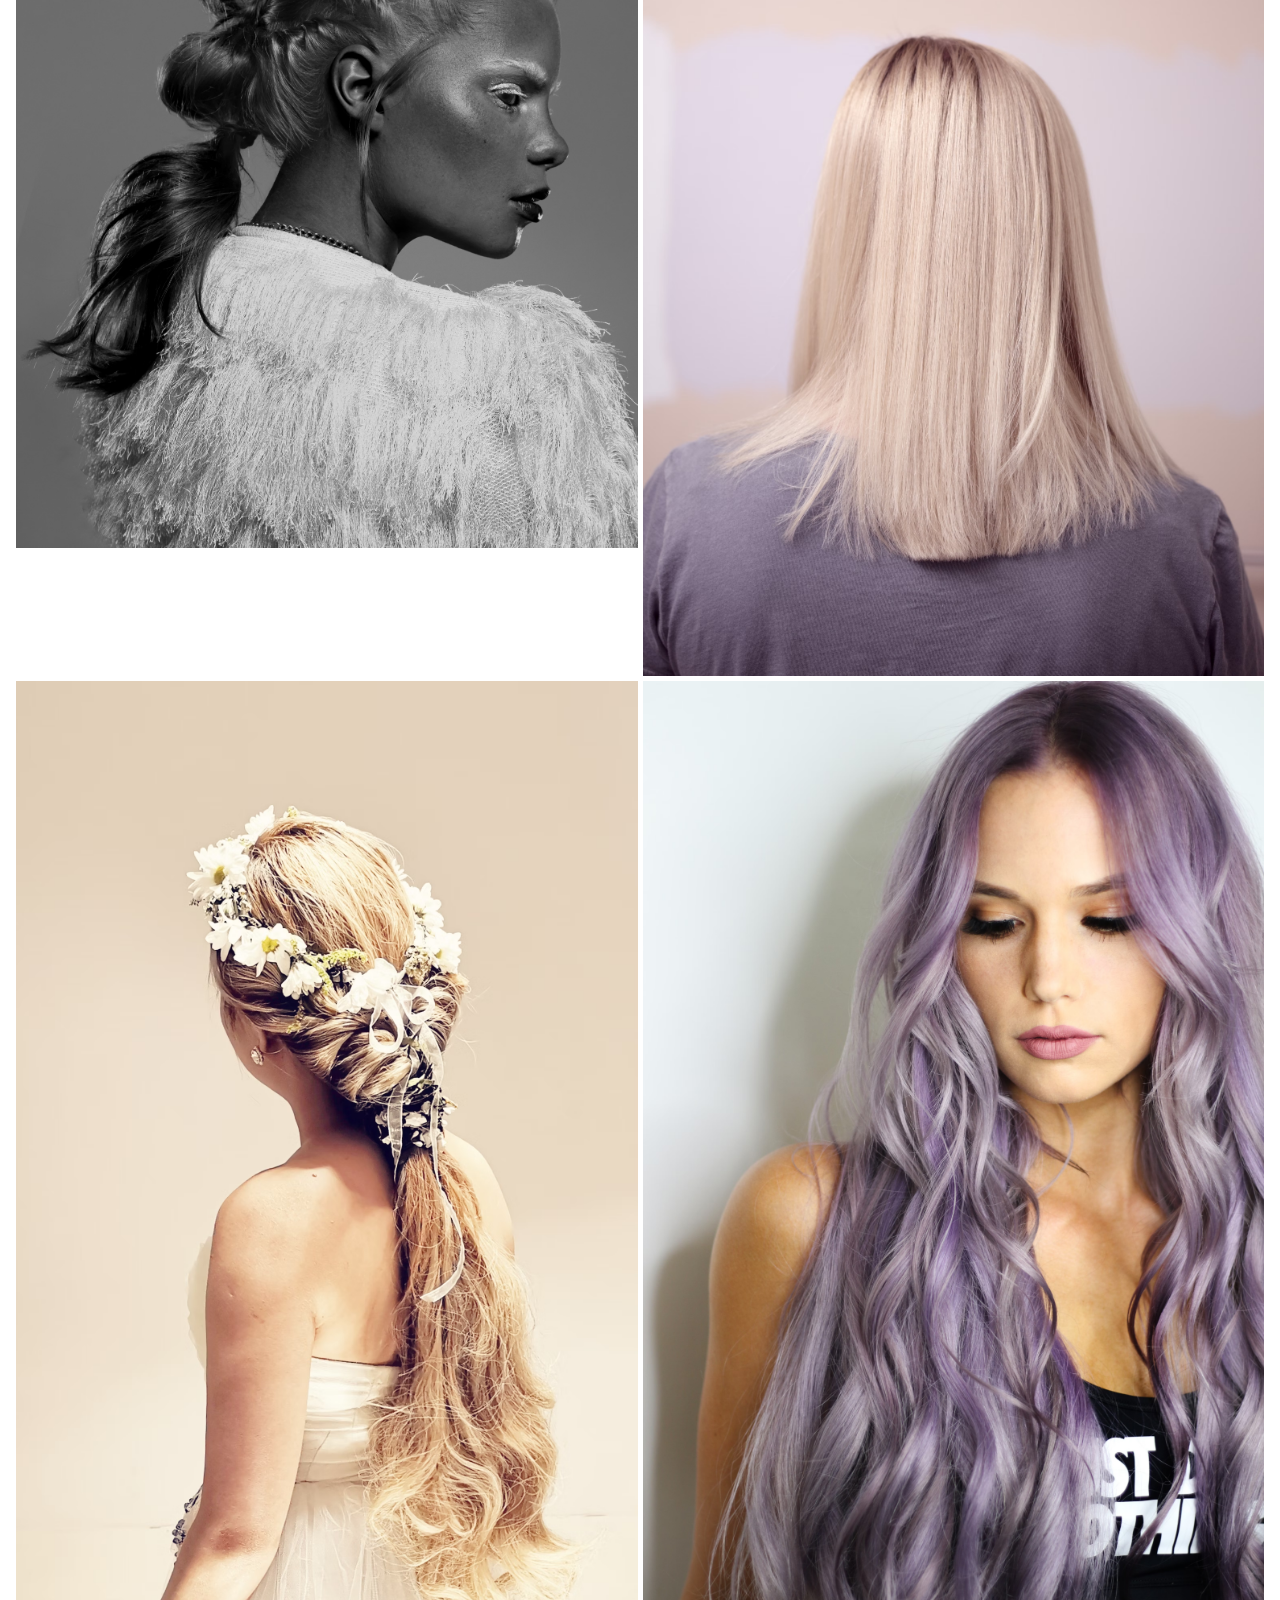
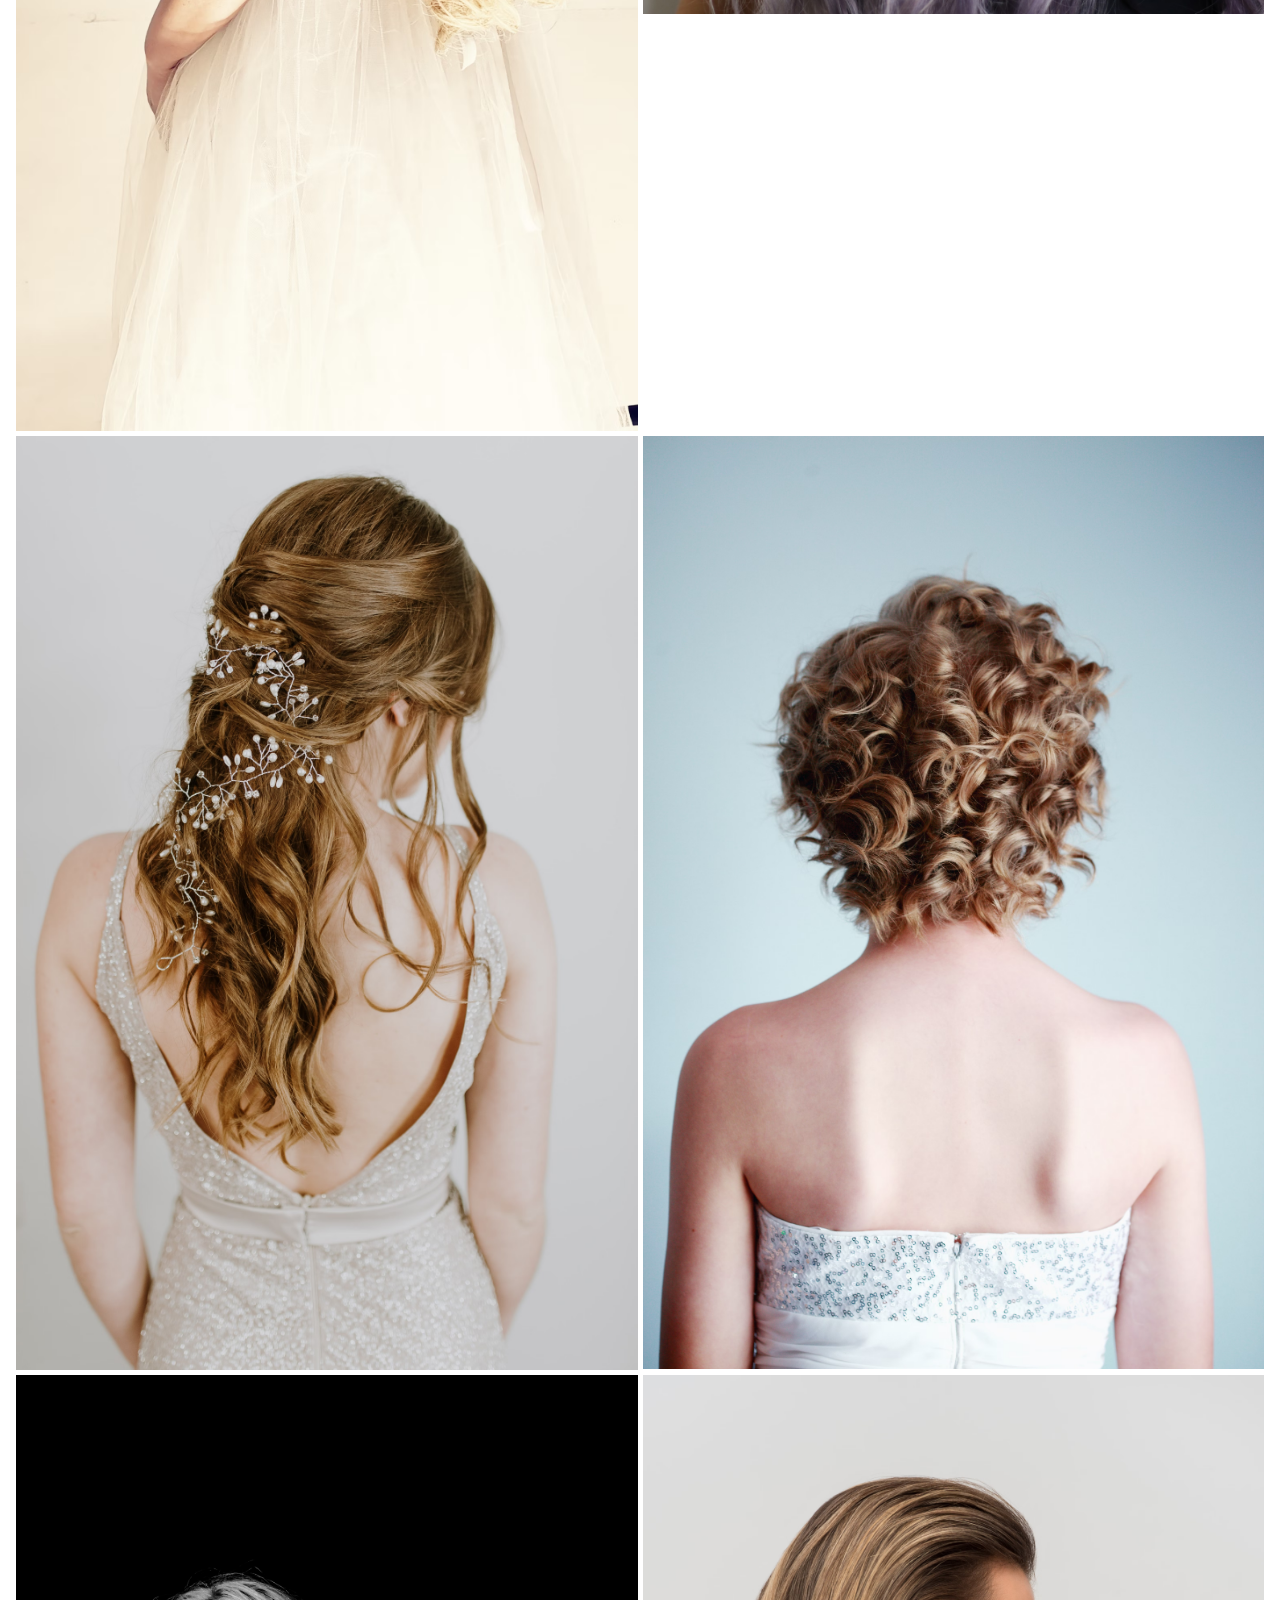
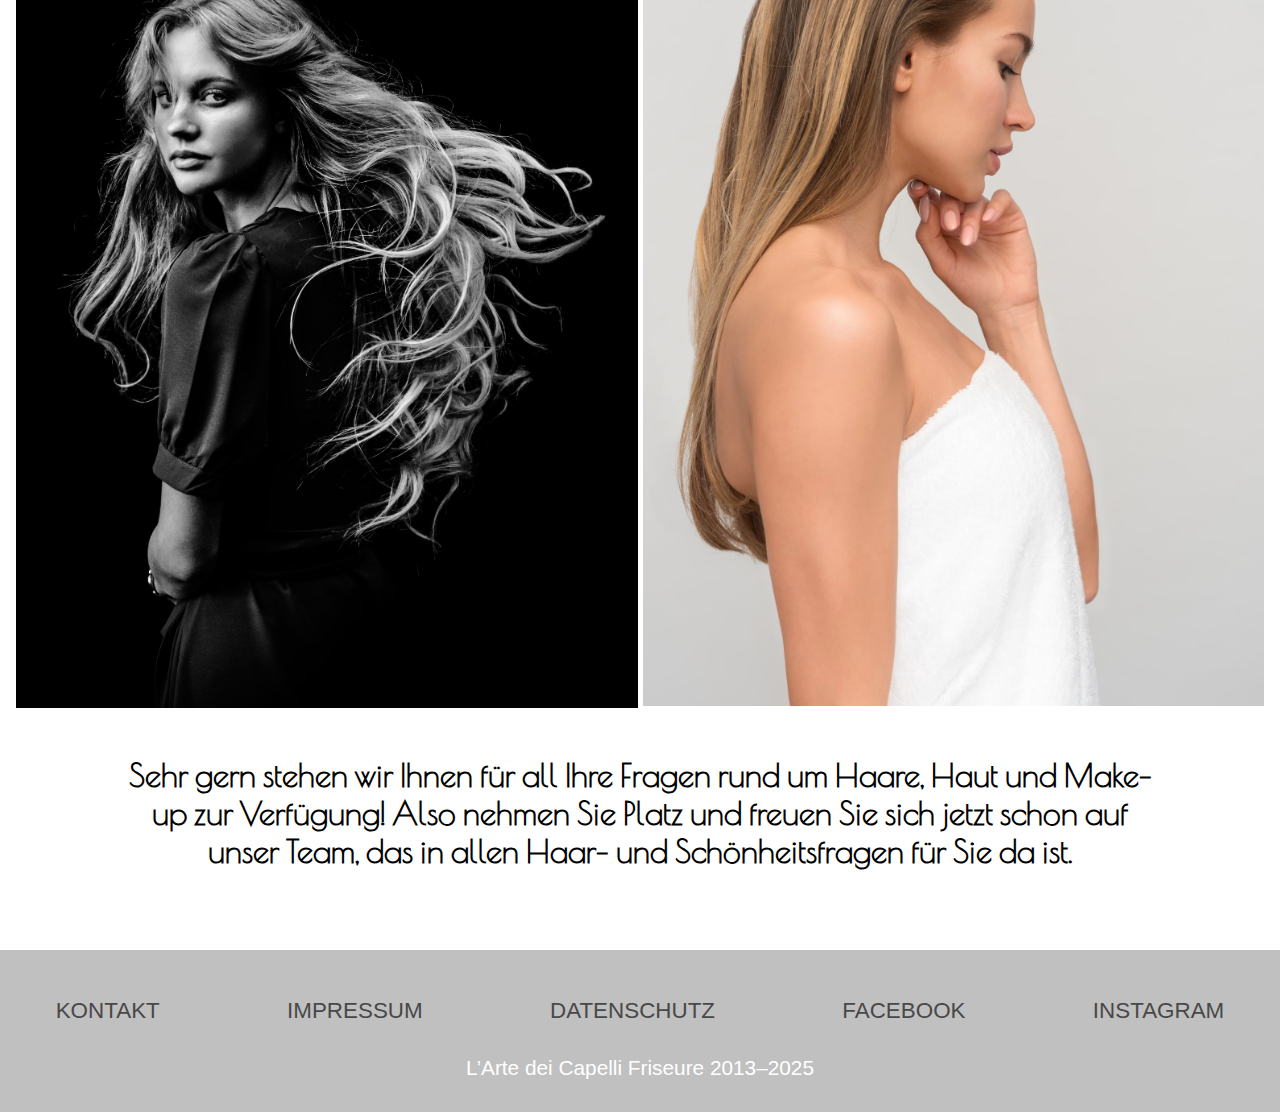
<file: portfolio.html>
<!DOCTYPE html>
<html lang="de">
<head>
  <meta charset="UTF-8" />
  <meta name="viewport" content="width=device-width, initial-scale=1" />
  <!-- link zu schtiftart -->
   <link rel="preconnect" href="https://fonts.googleapis.com">
<link rel="preconnect" href="https://fonts.gstatic.com" crossorigin>
<link href="https://fonts.googleapis.com/css2?family=DM+Serif+Text:ital@0;1&family=Lexend:wght@100..900&family=Poiret+One&family=Roboto:ital,wght@0,100..900;1,100..900&family=Zain:ital,wght@0,200;0,300;0,400;0,700;0,800;0,900;1,300;1,400&display=swap" rel="stylesheet">
    <link rel="preconnect" href="https://fonts.googleapis.com">
    <link rel="preconnect" href="https://fonts.gstatic.com" crossorigin>
    <link href="https://fonts.googleapis.com/css2?family=DM+Serif+Text:ital@0;1&family=Lexend:wght@100..900&family=Roboto:ital,wght@0,100..900;1,100..900&family=Zain:ital,wght@0,200;0,300;0,400;0,700;0,800;0,900;1,300;1,400&display=swap" rel="stylesheet">
  <!-- link zu icons -->
  <link rel="stylesheet" href="https://cdnjs.cloudflare.com/ajax/libs/font-awesome/6.4.0/css/all.min.css" />
  <!-- link zu styles -->
  <link rel="stylesheet" href="styles.css" />
  <title>L’Arte dei Capelli</title>
</head>
<body>
<header> 
    <h2><a href="index.html">L’Arte dei Capelli</a></h2> 
    <h3>FRISEURE</h3> 
</header> 
    <details class="mobile-menu medium"> 
        <summary> 
        <i class="fa-solid fa-bars"></i> 
        <i class="fa-solid fa-xmark"></i> 
    </summary> 
    <ul> 
        <li><a href="index.html">Willkommen</a></li> 
        <li><a href="team.html">Team</a></li> 
        <li><a href="leistungen.html">Leistungen</a></li> 
        <li><a href="portfolio.html">Portfolio</a></li> 
        <li><a href="kontakt.html">Kontakt</a></li> 
    </ul> 
</details> 
<details class="mobile-menu small"> 
    <summary class="toggle-button"> 
        <span class="toggle-text open"><i class="fa-solid fa-bars"></i> Navigation Öffnen</span> 
        <span class="toggle-text close"><i class="fa-solid fa-xmark"></i> Navigation Schließen</span> 
    </summary> 
    <ul> 
        <li><a href="index.html">Willkommen</a></li> 
        <li><a href="team.html">Team</a></li> 
        <li><a href="leistungen.html">Leistungen</a></li> 
        <li><a href="portfolio.html">Portfolio</a></li> 
        <li><a href="kontakt.html">Kontakt</a></li> 
    </ul> 
    </details>
<nav class="desktop-menu">
  <ul>
    <li><a href="index.html">Willkommen</a></li>
    <li><a href="team.html">Team</a></li>
    <li><a href="leistungen.html">Leistungen</a></li>
    <li><a href="portfolio.html">Portfolio</a></li>
    <li><a href="kontakt.html">Kontakt</a></li>
  </ul>
</nav>
<main>
    <div class="portfolio-div-fixed">
        <img src="bilder/index_box2.avif" alt="bild1">
        <img src="bilder/index_box3.avif" alt="bild2">
        <img src="bilder/leistungen_von2.avif" alt="bild3">
        <p>⬇</p>
    </div>
    <section id="portfolio">
        <article>
            <h1>IHR FRISEURSALON IN BERLIN – IHR WOHLFÜHLORT</h1>
            <hr>
            <p>
                2013 fiel der Startschuss 
                für unseren neu designten und 
                modernen Salon mit Workshop-Charakter 
                in Berlin. In der modern und hellen 
                Einrichtung stehen Sie als Kunde 
                im Mittelpunkt des Geschehens. 
                Denn für jeden Kunden ist 
                ausreichend Platz, um vollkommen 
                entspannen und sich vom 
                Alltagsstress erholen zu können. 
                Hier nimmt sich unser Team 
                viel Zeit für Sie, um Ihre 
                Wünsche gekonnt umzusetzen. 
                Mit unseren Pflegekonzepten 
                von La Biosthétique gehen wir 
                ideal auf die Bedürfnisse Ihrer 
                Haare und Haut ein. Freuen 
                Sie sich auf einen exklusiven 
                Besuch in unserem Salon, bei 
                dem Sie unsere top ausgebildeten 
                Mitarbeiter typgerecht und nach 
                Ihren Bedürfnissen beraten werden.
            </p>
        </article>
        <article>
            <h2>Eindrücke aus dem Friseursalon</h2>
            <div>            
            <img src="bilder/portfolio_1.avif" alt="bild1">
            <img src="bilder/portfolio_2.avif" alt="bild2">
            <img src="bilder/portfolio_3.avif" alt="bild3">
            <img src="bilder/portfolio_4.avif" alt="bild4">
            <img src="bilder/portfolio_5.avif" alt="bild5">
            <img src="bilder/portfolio_6.avif" alt="bild6">
            <img src="bilder/portfolio_7.avif" alt="bild7">
            <img src="bilder/portfolio_8.avif" alt="bild8">
        </div>
        </article>
        <article>
            <p>Sehr gern stehen wir Ihnen 
            für all Ihre Fragen rund um Haare, 
            Haut und Make-up zur Verfügung! 
            Also nehmen Sie Platz und freuen 
            Sie sich jetzt schon auf unser Team, 
            das in allen Haar- und 
            Schönheitsfragen für Sie da ist.
        </p>
    </article>
    </section>
</main>
<footer>
    <div> 
    <a href="kontakt.html">Kontakt</a>
    <a href="#">Impressum</a>
    <a href="#">Datenschutz</a>
    <a href="#">Facebook</a>
    <a href="#">Instagram</a>
</div>
    <p> L’Arte dei Capelli Friseure 2013–2025</p>
</footer>
</body>
</html>
</file>
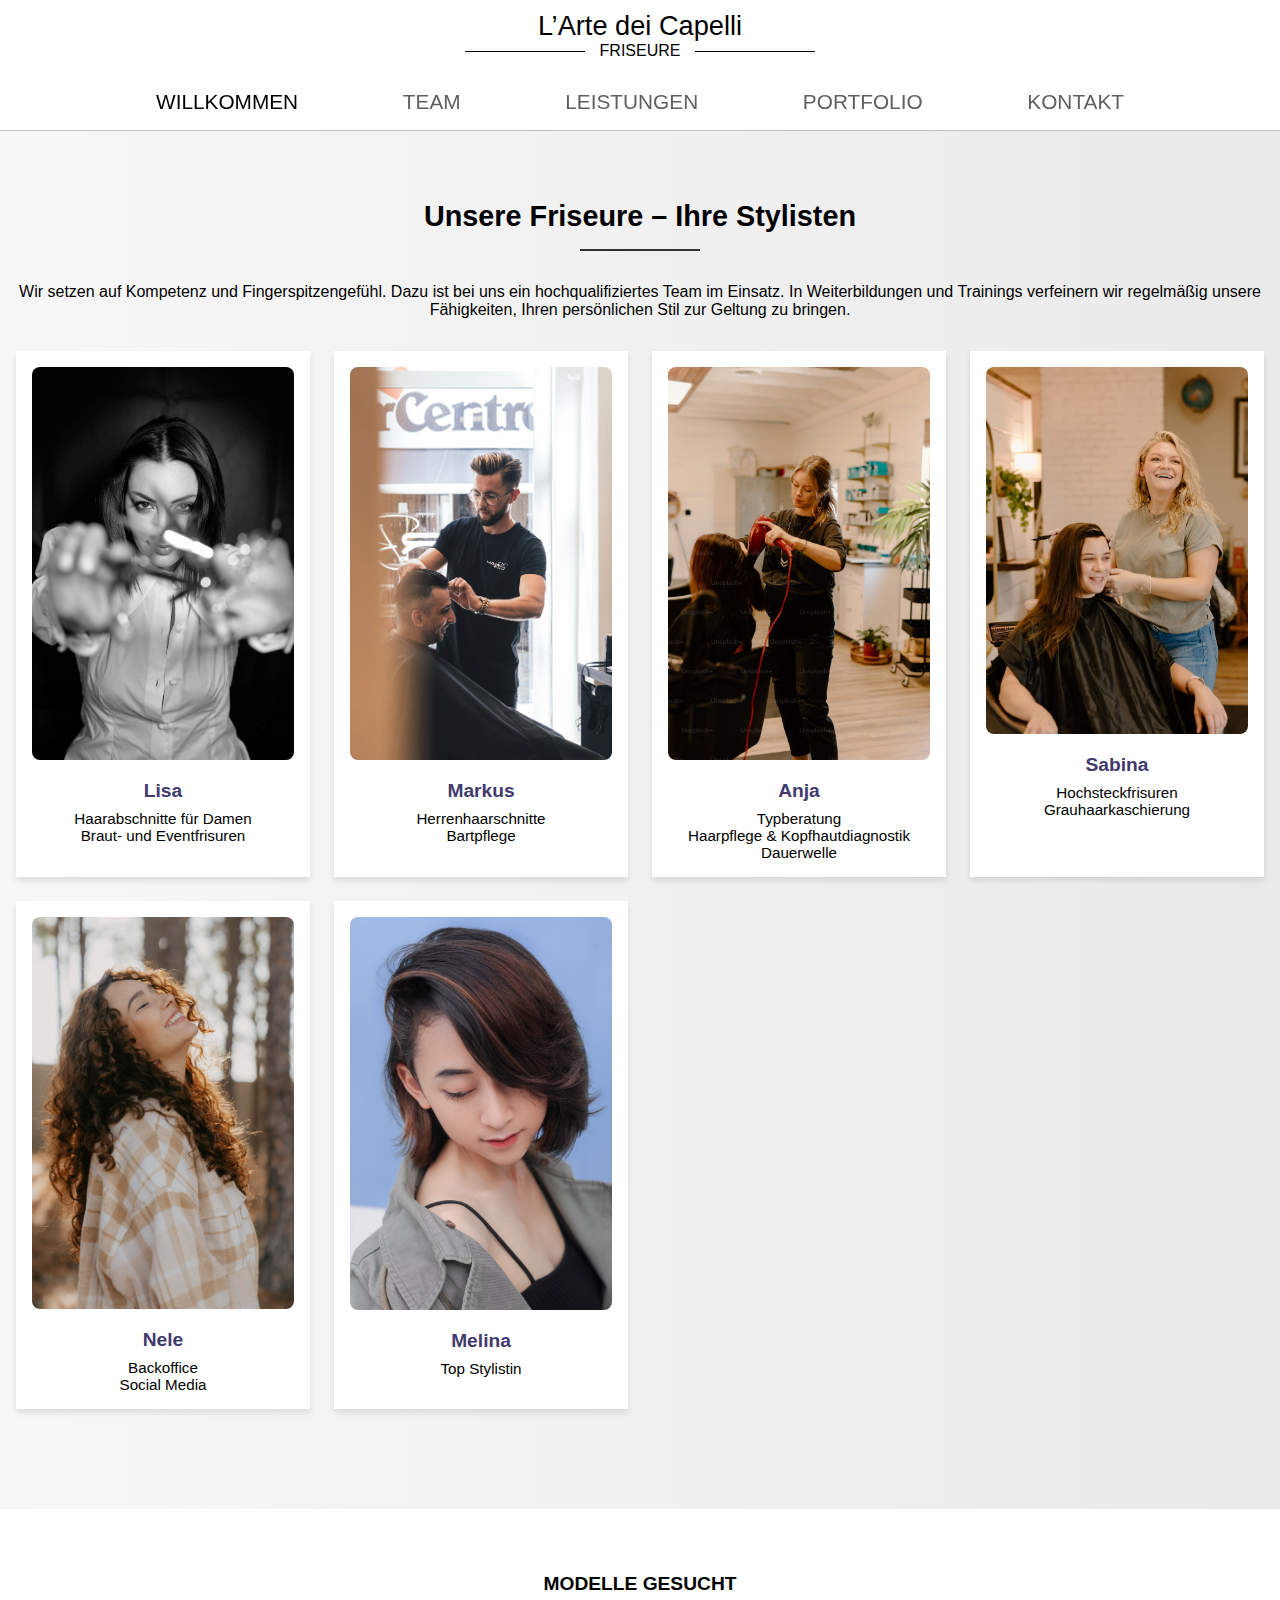
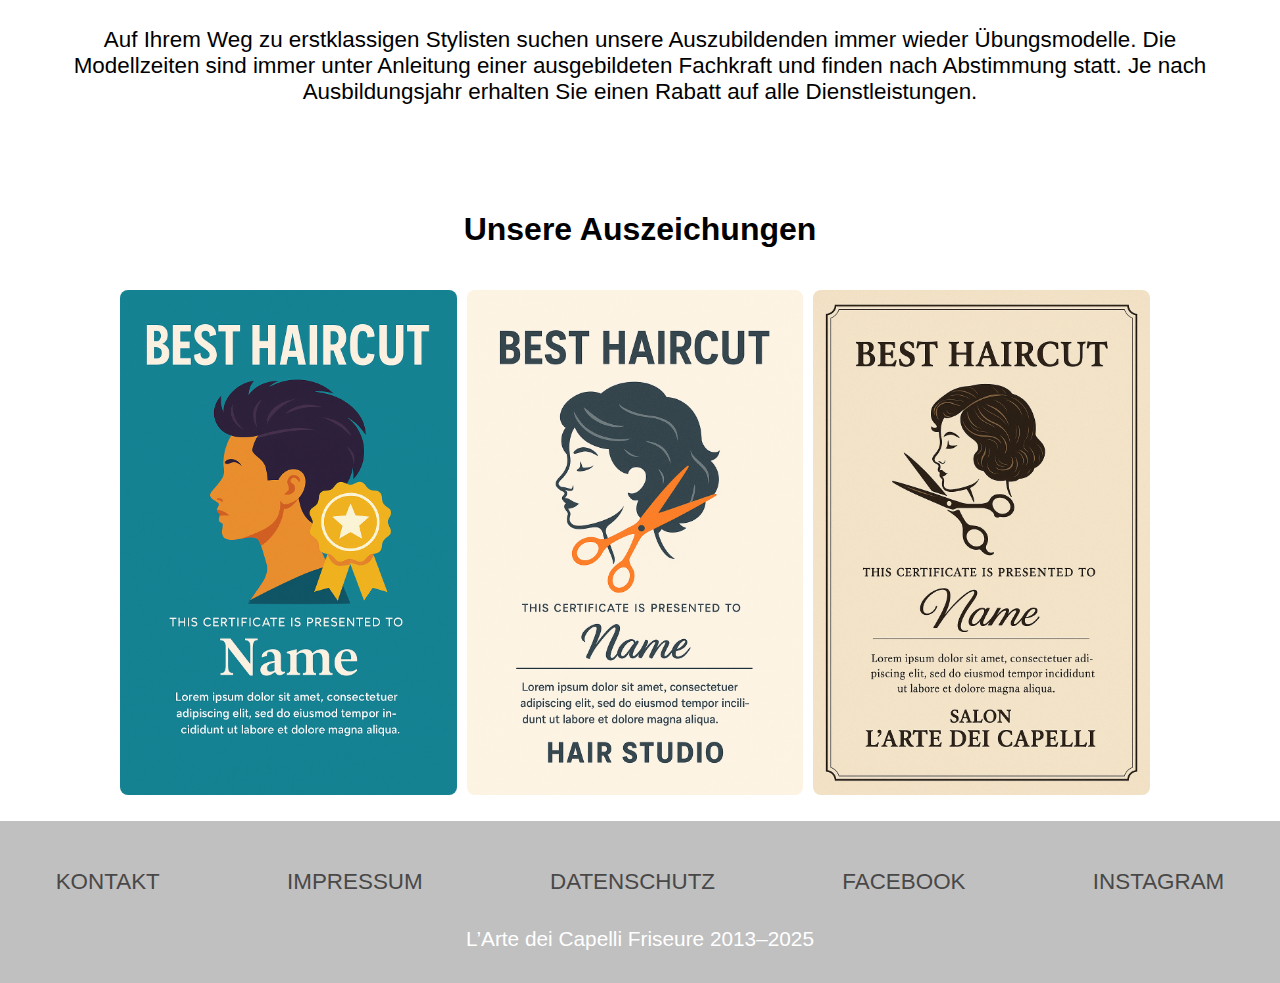
<file: team.html>
<!DOCTYPE html>
<html lang="de">
<head>
  <meta charset="UTF-8" />
  <meta name="viewport" content="width=device-width, initial-scale=1" />
  <!-- link zu schtiftart -->
   <link rel="preconnect" href="https://fonts.googleapis.com">
<link rel="preconnect" href="https://fonts.gstatic.com" crossorigin>
<link href="https://fonts.googleapis.com/css2?family=DM+Serif+Text:ital@0;1&family=Lexend:wght@100..900&family=Poiret+One&family=Roboto:ital,wght@0,100..900;1,100..900&family=Zain:ital,wght@0,200;0,300;0,400;0,700;0,800;0,900;1,300;1,400&display=swap" rel="stylesheet">
    <link rel="preconnect" href="https://fonts.googleapis.com">
    <link rel="preconnect" href="https://fonts.gstatic.com" crossorigin>
    <link href="https://fonts.googleapis.com/css2?family=DM+Serif+Text:ital@0;1&family=Lexend:wght@100..900&family=Roboto:ital,wght@0,100..900;1,100..900&family=Zain:ital,wght@0,200;0,300;0,400;0,700;0,800;0,900;1,300;1,400&display=swap" rel="stylesheet">
  <!-- link zu icons -->
  <link rel="stylesheet" href="https://cdnjs.cloudflare.com/ajax/libs/font-awesome/6.4.0/css/all.min.css" />
  <!-- link zu styles -->
  <link rel="stylesheet" href="styles.css" />
  <title>L’Arte dei Capelli</title>
</head>
<body>
<header> 
    <h2><a href="index.html">L’Arte dei Capelli</a></h2> 
    <h3>FRISEURE</h3> 
</header> 
    <details class="mobile-menu medium"> 
        <summary> 
        <i class="fa-solid fa-bars"></i> 
        <i class="fa-solid fa-xmark"></i> 
    </summary> 
    <ul> 
        <li><a href="index.html">Willkommen</a></li> 
        <li><a href="team.html">Team</a></li> 
        <li><a href="leistungen.html">Leistungen</a></li> 
        <li><a href="portfolio.html">Portfolio</a></li> 
        <li><a href="kontakt.html">Kontakt</a></li> 
    </ul> 
</details> 
<details class="mobile-menu small"> 
    <summary class="toggle-button"> 
        <span class="toggle-text open"><i class="fa-solid fa-bars"></i> Navigation Öffnen</span> 
        <span class="toggle-text close"><i class="fa-solid fa-xmark"></i> Navigation Schließen</span> 
    </summary> 
    <ul> 
        <li><a href="index.html">Willkommen</a></li> 
        <li><a href="team.html">Team</a></li> 
        <li><a href="leistungen.html">Leistungen</a></li> 
        <li><a href="portfolio.html">Portfolio</a></li> 
        <li><a href="kontakt.html">Kontakt</a></li> 
    </ul> 
    </details>
<nav class="desktop-menu">
  <ul>
    <li><a href="index.html">Willkommen</a></li>
    <li><a href="team.html">Team</a></li>
    <li><a href="leistungen.html">Leistungen</a></li>
    <li><a href="portfolio.html">Portfolio</a></li>
    <li><a href="kontakt.html">Kontakt</a></li>
  </ul>
</nav>

<main>
<section class="about-us" id="team">
  <h2>Unsere Friseure – Ihre Stylisten</h2>
  <hr>
  <p>Wir setzen auf Kompetenz und Fingerspitzengefühl. Dazu ist bei uns ein hochqualifiziertes Team im Einsatz. In Weiterbildungen und Trainings verfeinern wir regelmäßig unsere Fähigkeiten, Ihren persönlichen Stil zur Geltung zu bringen.</p>

  <div class="team-grid">
    <article>
      <img src="bilder/team_1.avif" alt="Friseur">
      <h3>Lisa</h3>
      <ul>
        <li>Haarabschnitte für Damen</li>
        <li>Braut- und Eventfrisuren</li>
      </ul>
    </article>

    <article>
      <img src="bilder/team_2.avif" alt="Friseur">
      <h3>Markus</h3>
      <ul>
        <li>Herrenhaarschnitte</li>
        <li>Bartpflege</li>
      </ul>
    </article>

    <article>
      <img src="bilder/team_3.avif" alt="Friseurin Anja">
      <h3>Anja</h3>
      <ul>
        <li>Typberatung</li>
        <li>Haarpflege & Kopfhautdiagnostik</li>
        <li>Dauerwelle</li>
      </ul>
    </article>

    <article>
      <img src="bilder/team_4.avif" alt="Friseurin Sabina">
      <h3>Sabina</h3>
      <ul>
        <li>Hochsteckfrisuren</li>
        <li>Grauhaarkaschierung</li>
      </ul>
    </article>

    <article>
      <img src="bilder/team_5.avif" alt="Mitarbeiterin Nele">
      <h3>Nele</h3>
      <ul>
        <li>Backoffice</li>
        <li>Social Media</li>
      </ul>
    </article>

    <article>
      <img src="bilder/team_6.avif" alt="Friseurin Melina">
      <h3>Melina</h3>
      <ul>
        <li>Top Stylistin</li>
      </ul>
    </article>
  </div>
</section>

<section class="modelle">
    <h3>MODELLE GESUCHT</h3>
    <p>Auf Ihrem Weg zu erstklassigen Stylisten
        suchen unsere Auszubildenden immer wieder Übungsmodelle. 
        Die Modellzeiten sind immer unter Anleitung einer 
        ausgebildeten Fachkraft und finden nach Abstimmung statt. 
        Je nach Ausbildungsjahr erhalten Sie einen 
        Rabatt auf alle Dienstleistungen.
    </p>
</section>

<section  class="zertifikat">
    <h2>Unsere Auszeichungen</h2>   
    <img src="bilder/zerifikat1.png" alt="zertifikat 1">
    <img src="bilder/zerifikat2.png" alt="zertifikat 2">
    <img src="bilder/zerifikat3.png" alt="zertifikat 3">
</section>
</main>

<footer>
    <div> 
    <a href="#">Kontakt</a>
    <a href="#">Impressum</a>
    <a href="#">Datenschutz</a>
    <a href="#">Facebook</a>
    <a href="#">Instagram</a>
</div>
    <p> L’Arte dei Capelli Friseure 2013–2025</p>
</footer>

</body>
</html>
</file>
<file: styles.css>
*{margin: 0;
  padding: 0;
  box-sizing: border-box;
  
}  

html, body {
  overflow-x: hidden;
  scroll-behavior: smooth;
  font-family:sans-serif;
}

:root {
  --unter-text:"Poiret One";
  --über-text: "Roboto"
  --mein-haupt-hintergund: rgb(218, 216, 216);
  --primary-color: #413a6e;
  --secondary-color: #f0f0f0;
  --text-color: #333;
  --font-family: 'Arial', sans-serif;
  --heading-size: 1.8rem;
  --text-size: 1rem;
}
/* ------header stile ------- */

header {
  width: 100%;
  height: 80px;
  text-align: center;
  padding: 10px 20px 0;
  background-color: rgb(255, 255, 255);
  position: fixed;
  top: 0;
  left: 0;
  z-index: 10;
}
header a{
  text-decoration: none;
  color: black; 
  padding: 5px;
  
}
header a:focus{
border: 1px solid silver;

}
header h2{
  font-size:1.7rem;
  font-weight: 500;
}
header h3 {
  display: flex;
  align-items: center;
  justify-content: center;
  font-weight:100;
  font-size: 1rem;
  max-width: 400px;
  margin: 0 auto;
}
header h3::before,
header h3::after {
  content: "";
  display: block;
  width: 120px;
  border-bottom: 1px solid black;
  margin: 0 15px;
}
/* -----desctop menu----- */

.desktop-menu{
  position: fixed;
  z-index: 10;
  top: 80px;
  width: 100%;
  background: rgba(255, 255, 255, 0.997);
  border-bottom: 1px solid silver;
}
.desktop-menu ul {
  width: 1000px;
  height: 50px;
  list-style: none;
  display: flex;
  justify-content: space-between;
  margin: auto;
}
.desktop-menu ul li a {
  height: 100%;
  display:block;
  margin: 0 1rem;
  text-decoration: none;
  color: #5f5f5f;
  font-size: 1.3rem;
  padding-top: 10px;
  text-transform: uppercase;
}
.desktop-menu ul li:first-child a {
  color: black;
}
.desktop-menu ul li a:hover {
    color: black;
}
/*----- mobile-menu --------*/

.mobile-menu {
  width: 100%;
  position: fixed;
  left: 0;
  background: linear-gradient(to bottom, rgb(103, 103, 103), rgb(39, 39, 39));
  z-index: 9;
  display: none;
}
.mobile-menu ul {
  list-style: none;
  padding: 0;
  margin: 0;
}
.mobile-menu li a {
  display: block;
  padding: 15px;
  text-decoration: none;
  color: white;
  font-size: 1.5rem;
  border-top: 1px solid #444;
  text-align: center;
}
.mobile-menu li a:hover {
  background-color: #555;
}
.mobile-menu summary {
  list-style: none;
  cursor: pointer;
}
.mobile-menu summary::-webkit-details-marker {
  display: none;
}
/* MEDIUM MENU (600px–1050px) */

.mobile-menu.medium { 
  display: none;
}
.mobile-menu.medium summary {
  position: absolute;
  top: 1rem;
  right: 1rem;
  font-size: 3rem;
  background: none;
  border: none;
  display: flex;
  gap: 0.5rem;
  align-items: center;
  justify-content: center;
  z-index: 8;
}
/* icons */

.mobile-menu.medium summary .fa-bars {
  display: inline;
}
.mobile-menu.medium[open] summary .fa-bars {
  display: none;
}
.mobile-menu.medium summary .fa-xmark {
  display: none;
}
.mobile-menu.medium[open] summary .fa-xmark {
  display: inline;
}
/* SMALL MENU ( <600px) */

.mobile-menu.small {
  display: none;
  margin-top: 80px;
}
.mobile-menu.small summary {
  background: #eee;
  padding: 0.75rem;
  font-size: 1.2rem;
  text-align: center;
  cursor: pointer;
}
.mobile-menu.small summary::-webkit-details-marker {  
  display: none;
}
.toggle-text {
  display: inline;
  font-family: "Poiret One", sans-serif;
}
.toggle-text.open {
  display: inline;
}
.mobile-menu.small[open] .toggle-text.open {
  display: none;
}
.toggle-text.close {
  display: none;
}
.mobile-menu.small[open] .toggle-text.close {
  display: inline;
}


/* ------ startsite hero -------- */

#hero1{
  position: relative;
  width:100%;
  margin: auto;
  height: 100vh;
  background-image:url(bilder/hero1.avif);
  background-size: cover;
  background-position:bottom;
  display: flex;
  flex-direction: column;
  justify-content: end;
  align-items: center;
  text-align: center;
  gap: 1rem; 
}
#hero1 h2{
  color: white;
  font-size: 2rem;
  text-transform: uppercase;
}
#hero1 p{
  font-family: var(--unter-text);
  font-size: 1.5rem;
  padding: 10px;
  color: rgb(255, 246, 246);
  background-color: rgba(255, 255, 255, 0.188);
}
#hero1 button{
  font-size: 1.2rem;
  font-weight: bold;
  background-color: black;
  padding: 15px;
  border-radius: 50px;
  border: 2px solid white;
  transition: 0.3s ease;
}
#hero1 button a{
  color: white;
  text-decoration: none;
}
#hero1 button:hover{
  background-color: black;
  color: white;
  border: none;
  transition: 0.5s ease;
  transform: scale(1.1);
}
#hero1>a{
  width: 40px;
  font-size: 2rem;
  padding: 5px;
  color:silver;
  text-decoration: none;
  border-radius: 50%;
  margin-bottom: 1.5rem;
  animation: pfile ease infinite;
  animation: pfile 4s ease-in-out infinite;
}
@keyframes pfile {
  0%, 100% {
    transform: scale(1);
    opacity: 1;
  }
  50% {
    transform: scale(1.2);
    color:black;
  }
}
#hero2{
  max-width: 1500px;
  margin: auto;
  padding-top: 130px;
}
#hero2 h1{
  font-size: 2rem;
  font-weight: 400;
  margin: 2rem auto 2rem;
  text-align: center;
}
#hero2>hr{
  width: 100px;
  height: 2px;
  margin: auto;
  background-color: silver;
  border: none;
}
#hero2>p{
  width: 100%;
  text-align: center;
  margin-top: 3rem;
}
#hero2>p:last-child{
  font-family: var(--unter-text);
  font-weight: bold;
  font-size: 1.3rem;
}
#hero2 article{
  width: 100%;
  height: auto;
  border: 4px solid silver;
  padding: 30px;
  margin: 4rem 0;
}
.box{
  display: flex;
}
.box img{
  width: 50%;
  max-height: 500px;
}
.box div{
  display: flex;
  flex-direction: column;
  padding: 20px;
}
.box h2{
  margin:2rem 0 1rem ;
}
.box hr{
  width: 80px;
  height: 2px;
  background-color: silver;
  border: none;
}
.box p{
  margin-top: 2rem;
  font-weight: bold;
  font-size: 1.3rem;
  font-family: var(--unter-text);
}
.boxLeft {
  flex-direction: row-reverse;
}
.boxLeft a{
  right:0;
  bottom: 0;
}
.box a{
  width: 50%;
  font-size: 1.2rem;
  text-align: center;
  font-family: var(--über-text);
  background-color:rgb(170, 169, 169);
  border: 1px solid silver;
  color: white;
  padding: 10px;
  margin-top: 3rem;
  text-decoration: none;
}
.bewertungen-section {
  padding: 4rem 2rem;
  background: linear-gradient(to left, #fceabb, #f5d274);
  animation: fadeIn 2s ease-in-out;
}
@keyframes fadeIn {
  from { opacity: 0; transform: translateY(30px); }
  to { opacity: 1; transform: translateY(0); }
}
.bewertungen-section h2 {
  text-align: center;
  font-size: 2rem;
  margin-bottom: 2rem;
}
.bewertungen-grid {
  max-width: 1300px;
  margin: auto;
  display: grid;
  gap: 1rem;
  grid-template-columns: 100px 1fr 1fr 1fr 1fr 100px;
}

.bewertungen-grid article:first-of-type {
  grid-column-start: 2;
}

.bewertung {
  background: white;
  padding: 1rem;
  border-radius: 10px;
  box-shadow: 0 0 10px rgba(0,0,0,0.1);
  transition: transform 0.3s ease;
}
.bewertung:hover {
  transform: scale(1.03);
}
.bewertung p {
  font-style: italic;
}
.bewertung span {
  display: block;
  margin-top: 1rem;
  font-weight: bold;
  text-align: right;
}



/* -----seite Team--------- */

.about-us {
  padding: 200px 1rem 100px;
  max-width: 1500px;
  margin: auto;
  background: linear-gradient(to right, #f7f7f7, #eaeaea);
}
.about-us h2 {
  font-size: var(--heading-size);
  text-align: center;
  margin-bottom: 1rem;
}
.about-us hr {
  width: 120px;
  height: 2px;
  background-color: var(--text-color);
  border: none;
  margin: 0 auto 2rem auto;
}
.about-us > p {
  text-align: center;
  font-size: var(--text-size);
  margin-bottom: 2rem;
}
.team-grid {
  display: grid;
  gap: 1.5rem;
  grid-template-columns: repeat(4, 1fr);
}
.team-grid article {
  background-color: white;
  padding: 1rem;
  box-shadow: 0 4px 6px rgba(0, 0, 0, 0.1);
  text-align: center;
  transition: transform 0.3s ease;
}
.team-grid article:hover {
  transform: translateY(-10px);
}
.team-grid article img:hover {
  transform: scale(1.1);
  transition: 0.4s;
}
.team-grid img {
  width: 100%;
  height: auto;
  border-radius: 8px;
  margin-bottom: 0.5rem;
  transition: all 0.3s;
}
.team-grid h3 {
  margin: 0.5rem 0;
  font-size: 1.2rem;
  color: var(--primary-color);
}
.team-grid ul {
  list-style: none;
  padding: 0;
  font-size: 0.95rem;
}
.modelle{
  max-width: 1300px;
  height: auto;
  margin: 4rem auto;
}
.modelle>h3{
  font-size: 1.2rem;
  text-align: center;
}
.modelle>p{
  margin: 2rem auto;
  width: 90%;
  font-size: 1.4rem;
  text-align: center;
}
.zertifikat {
  max-width: 1300px;
  margin: 1rem auto ;
  display: grid;
  gap: 10px;
  padding: 10px;
  grid-template-columns: 100px 1fr 1fr 1fr 0 100px;
}
.zertifikat img:first-of-type {
  grid-column-start: 2;
}
.zertifikat>h2 {
  grid-column: 1 / -1;
  text-align: center; 
  font-size: 2rem;
  font-family: var(--über-text);
  margin: 2rem;
}
.zertifikat img {
  width: 100%;
  height: auto;
  display: block;
  object-fit: cover; 
  border-radius: 8px;
}


/* -----Abschnitt Leistungen------ */

.leistungen{
  max-width:1500px;
  margin: auto;
  padding-top: 130px;
}
.leistungen>div:first-of-type{
  width: 1300px;
  height: 60vh;
  margin: auto;
  background-image: url(bilder/leistungen_von.avif);
  background-repeat: no-repeat;
  background-position: center center;
  background-size: cover;
}

.leistungen>article{
  width: 100%;
  border-left:4px solid silver;
  border-right:4px solid silver;
  background-color: white;
  display: flex;
  position: relative;
  padding:4rem 2rem;
}
.leistungen>article>img{
  width: 40%;
  height: auto;
  margin:0 1rem auto 0;
}
.leistungen>article>div{
  width:60%;
}
.leistungen>article h3{
  font-size: 3rem;
  color: rgb(49, 79, 77);
}
.leistungen>article p{
  font-weight:300;
  font-size: 1.3rem;
}
.leistungen>article a{
  width: 150px;
  padding:5px;
  text-align: center;
  border: 1px solid rgb(139, 138, 138);
  background-color: silver;
  font-size: 1.2rem;
  color:white;
  text-decoration: none;
  position: absolute;
  right: 1rem;
  bottom: 0.5rem;
}
.spacer-image {
  position: relative;
  height: 250px;
  width: 100%;
  z-index: 0;
  background-size: cover;
  background-position: center;
  background-repeat: no-repeat;
  background-attachment: fixed;
}
.leistungen article:last-of-type{
  border-top:1px solid silver;
}
.leistungen article:last-of-type p{
  text-transform: uppercase;
}
.gutschein {
  max-width: 1300px;
  margin: 1rem auto ;
  display: grid;
  gap: 10px;
  padding: 10px;
  grid-template-columns: repeat(6, 1fr);
}
.gutschein>h2 {
  grid-column: 1 / -1;
  text-align: center; 
  font-size: 2rem;
  font-family: var(--über-text);
  margin: 2rem;
}
.gutschein img {
  width: 100%;
  height: auto;
  display: block;
  object-fit: cover; 
  border-radius: 8px;
}
.gut-form form{
  width: 60%;
  height:auto;
  display: flex;
  flex-direction: column;
  padding: 1rem;
  margin:2rem auto;
}
.gut-form form>span{
  width: 100%;
  display: flex;
  gap: 1rem;
}
.gut-form>form>span>span {
  width: 100%;
  display: flex;
  gap: 1rem;
  flex-direction: column;
  justify-content: center;
}
.gut-form form input{
  width: 100%;
  height: 50px;
  margin-bottom: 1rem;
  border-radius:0;
  border: 2px solid silver;
}
.gut-form form input::placeholder {
  padding-left: 1rem;
  font-size: 1rem;
  font-weight: 600;
}
.senden{
  width: 50%;
  margin: auto;
  padding: 1rem;
  border: none;
  border-radius: 5px;
  font-weight: bold;
  font-size: 1.5rem;
  transition: 0.3s ease;
}
.senden {
  background-color: rgb(49, 79, 77);
  color: white;
}
.senden:hover{
  box-shadow: 0px 10px 10px silver;
  border:2px solid silver;
}


/* -----Abschnitt Portfolio------ */

.portfolio-div-fixed {
  position: fixed;
  max-width: 1500px;
  width: 100%;
  height: 100vh;
  top: 0;
  left: 50%;
  transform: translateX(-50%);
  z-index: 0;
  overflow: hidden;
}
.portfolio-div-fixed img {
  position: absolute;
  top: 0;
  left: 0;
  width: 100%;
  height: 100vh;
  object-fit: cover;
  opacity: 0;
  animation: Cycle 15s infinite;
}
.portfolio-div-fixed img:nth-child(1) {
  animation-delay: 0s;
}
.portfolio-div-fixed img:nth-child(2) {
  animation-delay: 5s;
}
.portfolio-div-fixed img:nth-child(3) {
  animation-delay: 10s;
}
@keyframes Cycle {
  0% { opacity: 0; }
  5% { opacity: 1; }
  30% { opacity: 1; }
  35% { opacity: 0; }
  100% { opacity: 0; }
}
.portfolio-div-fixed p{
  position: absolute;
  width: auto;
  height:auto;
  padding:2px 10px 2px;
  left: 50%;
  transform: translateX(-50%);
  bottom: 1rem;
  z-index: 10;
  font-size: 1.5rem;
  text-decoration: none;
  color: black;
  border-radius: 20%;
  animation: Pfeilzyklus 10s infinite;
}
@keyframes Pfeilzyklus {
  0% { 
    color: black;
   }
   50%{
    color: white;
   }
  100% { color: black; }
}

#portfolio {
  max-width: 1500px;
  height: auto;
  padding-top: 100vh;
  position: relative;
  margin: auto;
}
#portfolio  article{
  width: 100%;
  height: auto;
  background-color: white;
}
#portfolio article h1{
  width: auto;
  font-size: 2.5rem;
  text-align: center;
  padding: 4rem 0 1rem;
  font-family: var(--unter-text);
}
#portfolio article hr{
  width: 100px;
  height: 2px;
  margin: auto;
  background-color: silver;
  border: none;
}
#portfolio article p{
  width: 80%;
  height: auto;
  font-size: 1.2rem;
  text-align: center;
  margin: auto;
  padding: 2rem 0 5rem;
  font-family: var(--über-text);
}
#portfolio article h2{
  font-size: 3rem;
  font-family: var(--unter-text);
  margin-left: 3rem;
}
#portfolio article div{
  display: grid;
  grid-template-columns: repeat(6, 1fr);
  gap: 5px;
  padding: 1rem;
}
#portfolio img {
  width: 100%;
  height: auto;
  transition: all 0.3s;
}
#portfolio img:hover{
  transition: all 0.5s;
  transform:scale(1.1);
}
#portfolio img:nth-child(1) {
 grid-column: 1 / 4;
  grid-row: 1;
}
#portfolio img:nth-child(2) {
  grid-column: 4 / 7; 
  grid-row: 1;
}
#portfolio img:nth-child(3) {
  grid-column: 4 / 7;
  grid-row: 2;
}
#portfolio img:nth-child(4) {
  grid-column: 1 / 4;
  grid-row: 2;
}
#portfolio img:nth-child(5) {
  grid-column: 4 / 7;
  grid-row: 3;
}
#portfolio img:nth-child(6) {
  grid-column: 1 / 4; 
  grid-row: 3;
}
#portfolio img:nth-child(7) {
  grid-column: 4 / 7;
  grid-row: 4;
}
#portfolio img:nth-child(8) {
  grid-column: 1 / 4;
  grid-row: 4;
}
#portfolio  article:last-of-type p:first-of-type{
  font-size: 2rem;
  font-weight: 700;
  font-family: var(--unter-text);
  text-align: center;
}

/* -----Abschnitt Kontakt------ */

.kontakt{
  max-width: 1500px;
  height: auto;
  margin:auto;
}
.kontakt article{
  width: 100%;
  height: auto;
  margin-top: 200px;
  display: flex;
  justify-content: center;
  flex-direction: column;
}
.kontakt article h1{
  font-size: 2rem;
  font-weight: 500;
  text-align: center;
  font-family: var(--über-text);
  margin-bottom: 1rem;
}
.kontakt article hr{
  width: 50px;
  height: 2px;
  margin: 1rem auto 0;
  background-color: silver;
  border: none;
}
.kontakt article p{
  font-size: 1.2rem;
  font-weight: 300;
  width: 80%;
  margin:3rem auto 1rem;
  text-align: center;
}
.kontakt article strong a{
  font-size: 1.7rem;
  text-decoration: none;
  color: black;
  padding: 5px;
}
.kontakt article strong a:hover{
  box-shadow: -5px 5px 10px black;
  transition:  0.3s ease;
  border-radius: 10px;
}
.kontakt article:nth-child(2){
  height: auto;
  margin-top: 50px;
}
.kontakt form{
  width: 80%;
  height: auto;
  border: 10px solid rgb(209, 207, 207);
  display: flex;
  flex-direction: column;
  padding: 1rem;
  margin:2rem auto 0;
  z-index: 2;
  background-color: white;
}
.kontakt form h4{
  margin: 1rem auto;
  font-size: 1.3rem;
  text-transform: uppercase;
  color: silver;
}
.kontakt form>span{
  display: flex;
  width: 80%;
  gap: 1rem;
  margin: 5rem auto 0; 
  justify-content: space-between;
}
.kontakt>form>span>span {
  width: 100%;
  display: flex;
  gap: 1rem;
  flex-direction: column;
}
.kontakt form input{
  width: 100%;
  height: 50px;
  font-size: 20px;
  margin-bottom: 1rem;
  border-radius:0;
  border: 1px solid silver;
}
.kontakt form input::placeholder {
  padding-left: 1rem;
  font-size: 1rem;
  font-weight: 300;
  color: rgb(104, 104, 104);
}
.kontakt form textarea{
  width: 80%;
  height: 300px;
  margin: 0 auto;
  padding-bottom: 250px; 
  box-sizing: border-box;
  resize: none; 
}
.kontakt form textarea::placeholder{
  padding: 10px;
  font-size: 1rem;
}
.senden{
  width: 80%;
  margin:1rem auto;
  padding: 1rem;
  border: 1px solid silver;
  border-radius: 0;
  font-weight: 300;
  font-size: 1.5rem;
  font-family: var(--über-text);
  transition: 0.3s ease;
  background-color: white;
  color:rgb(121, 121, 121);
  box-shadow: 0 5px 20px silver;
}
.senden:hover{
  box-shadow: 0px 10px 10px silver;
  border:3px solid rgb(96, 96, 96);
}
.kontakt-link{
  display: grid;
  grid-template-columns: repeat(6, 1fr);
  gap: 1rem;
  width: 100%;
  margin: 2rem 0;
}
.kontakt-link span {
  width:100%;
  padding: 5px;
  text-decoration: none;
  color: black;
  border: 2px solid silver;
}
.kontakt-link span:hover{
  box-shadow: 0 5px 10px black;
  transition: 0.6s ease;
}
.kontakt-link h2{
  text-align: center;
  font-family: var(--über-text);
  font-weight:400;
  margin: 10px;
}
.kontakt-link p{
  margin: 0;
  text-align: center;
  font-family: var(--über-text);
  font-weight: 300;
}

.kontakt-link span:nth-of-type(1) { grid-column: 2 / 3; grid-row: 1; }
.kontakt-link span:nth-of-type(2) { grid-column: 3 / 4; grid-row: 1; }
.kontakt-link span:nth-of-type(3) { grid-column: 4 / 5; grid-row: 1; }
.kontakt-link span:nth-of-type(4) { grid-column: 5 / 6; grid-row: 1; }

iframe{
  width: 100%;
  height: 80vh;
}


/* ----footer element ------- */
footer{
  display: flex;
  flex-direction: column;
  background-color: silver;
  width:100%;
  height: auto;
  height: auto;
  padding-top: 1rem;
  z-index: 8;
  position: relative;
}
footer div{
  display: flex;
  justify-content: space-around;
  flex-wrap: wrap;
  gap: 1rem;
}
footer a{
  font-size: 1.4rem;
  text-transform: uppercase;
  text-decoration: none;
  color: #494848;
  margin:2rem;
}
footer>p{
  color: white;
  margin: auto;
  font-size: 1.3rem;
  margin-bottom: 2rem;
}
/* -----Anpassungen für ganze Site------ */
@media (max-width: 1050px) {
.desktop-menu {
  display: none;
}
.mobile-menu.medium {
  display: block;
  z-index: 888;
}
.mobile-menu.medium ul{
  position: absolute;
  top: 80px;
  width: 100%;
  background: linear-gradient(to bottom, rgb(103, 103, 103), rgb(39, 39, 39));
}
.mobile-menu.small {
  display: none;
}

.bewertungen-grid {
  grid-template-columns: repeat(4, 1fr);
}
.zertifikat {
  grid-template-columns: repeat(4, 1fr);
}
.gutschein {
  grid-template-columns: repeat(4, 1fr);
}
#portfolio article div{
  grid-template-columns: repeat(4, 1fr);
}
 .kontakt-link {
    grid-template-columns: repeat(4, 1fr);
  }
  .kontakt-link span:nth-of-type(1) { grid-column: 1 / 2; grid-row: 1; }
  .kontakt-link span:nth-of-type(2) { grid-column: 2 / 3; grid-row: 1; }
  .kontakt-link span:nth-of-type(3) { grid-column: 3 / 4; grid-row: 1; }
  .kontakt-link span:nth-of-type(4) { grid-column: 4 / 5; grid-row: 1; }
#portfolio img {
    grid-column: auto !important;
    grid-row: auto !important;
    width: 100%;
    height: auto;
  }
.leistungen>article{
  display: block;
}
.leistungen>article p{
  width: 100%;
}
.leistungen>article>div{
  width: 100%;
}
.leistungen>article>img{
  width: 50%;
  height: auto;
  margin:0 1rem auto 0;
  float: right;
}
.gut-form form span{
  display: block;
}

.kontakt form>span{
  display: block;
}
/* #portfolio img:hover{
  position: fixed;
  top: 50%;
  left: 50%;
  max-width: 60vw;
  transform: translate(-50%, -50%) scale(1.3);
  z-index: 9999;
  transition: all 0.5s ease;
  cursor: zoom-out;
} */
}

@media (max-width: 768px) {
.mobile-menu.medium {
display: none;
}
.mobile-menu.small {
display: block;
}
#hero2 article{
  padding: 5px;
}
.box{
  display: flex;
  flex-direction: column;
}
.box img{
  width: 80%;
  margin: auto;
}
.box a {
  width: 100%;
  position: static;
  display: block;
  margin: 2rem auto 0;
  text-align: center;
}
.team-grid {
  grid-template-columns: repeat(2, 1fr);
}
.bewertungen-grid {
  grid-template-columns: repeat(2, 1fr);
}
.zertifikat {
  grid-template-columns: repeat(2, 1fr);
}
#portfolio article div{
  grid-template-columns: repeat(1, 1fr);
}
  .kontakt-link {
    grid-template-columns: repeat(2, 1fr);
  }
  .kontakt-link span:nth-of-type(1) { grid-column: 1 / 2; grid-row: 1; }
  .kontakt-link span:nth-of-type(2) { grid-column: 2 / 3; grid-row: 1; }
  .kontakt-link span:nth-of-type(3) { grid-column: 1 / 2; grid-row: 2; }
  .kontakt-link span:nth-of-type(4) { grid-column: 2 / 3; grid-row: 2; }
.zertifikat img:first-of-type {
  grid-column-start: 1;
}
.gutschein{
  grid-template-columns: repeat(2, 1fr);
}
.leistungen article:first-of-type > img:first-of-type {
  display: none;
}
.gut-form form{
  width: 100%;
}
.kontakt form{
  width: 95%;
  height: auto;
}
iframe{
  margin-top: 2rem;
}
footer div {
  justify-content: center;
  gap: 1.5rem;
}
footer a {
  font-size: 1.2rem;
  margin: 0.5rem 1rem;
}
footer > p {
  font-size: 1.1rem;
}
footer div {
  flex-direction: column;
  align-items: center;
}
footer a {
  font-size: 1.1rem;
  margin: 0.3rem 0;
}
footer > p {
  font-size: 1rem;
  margin-top: 1rem;
}
}
</file>
